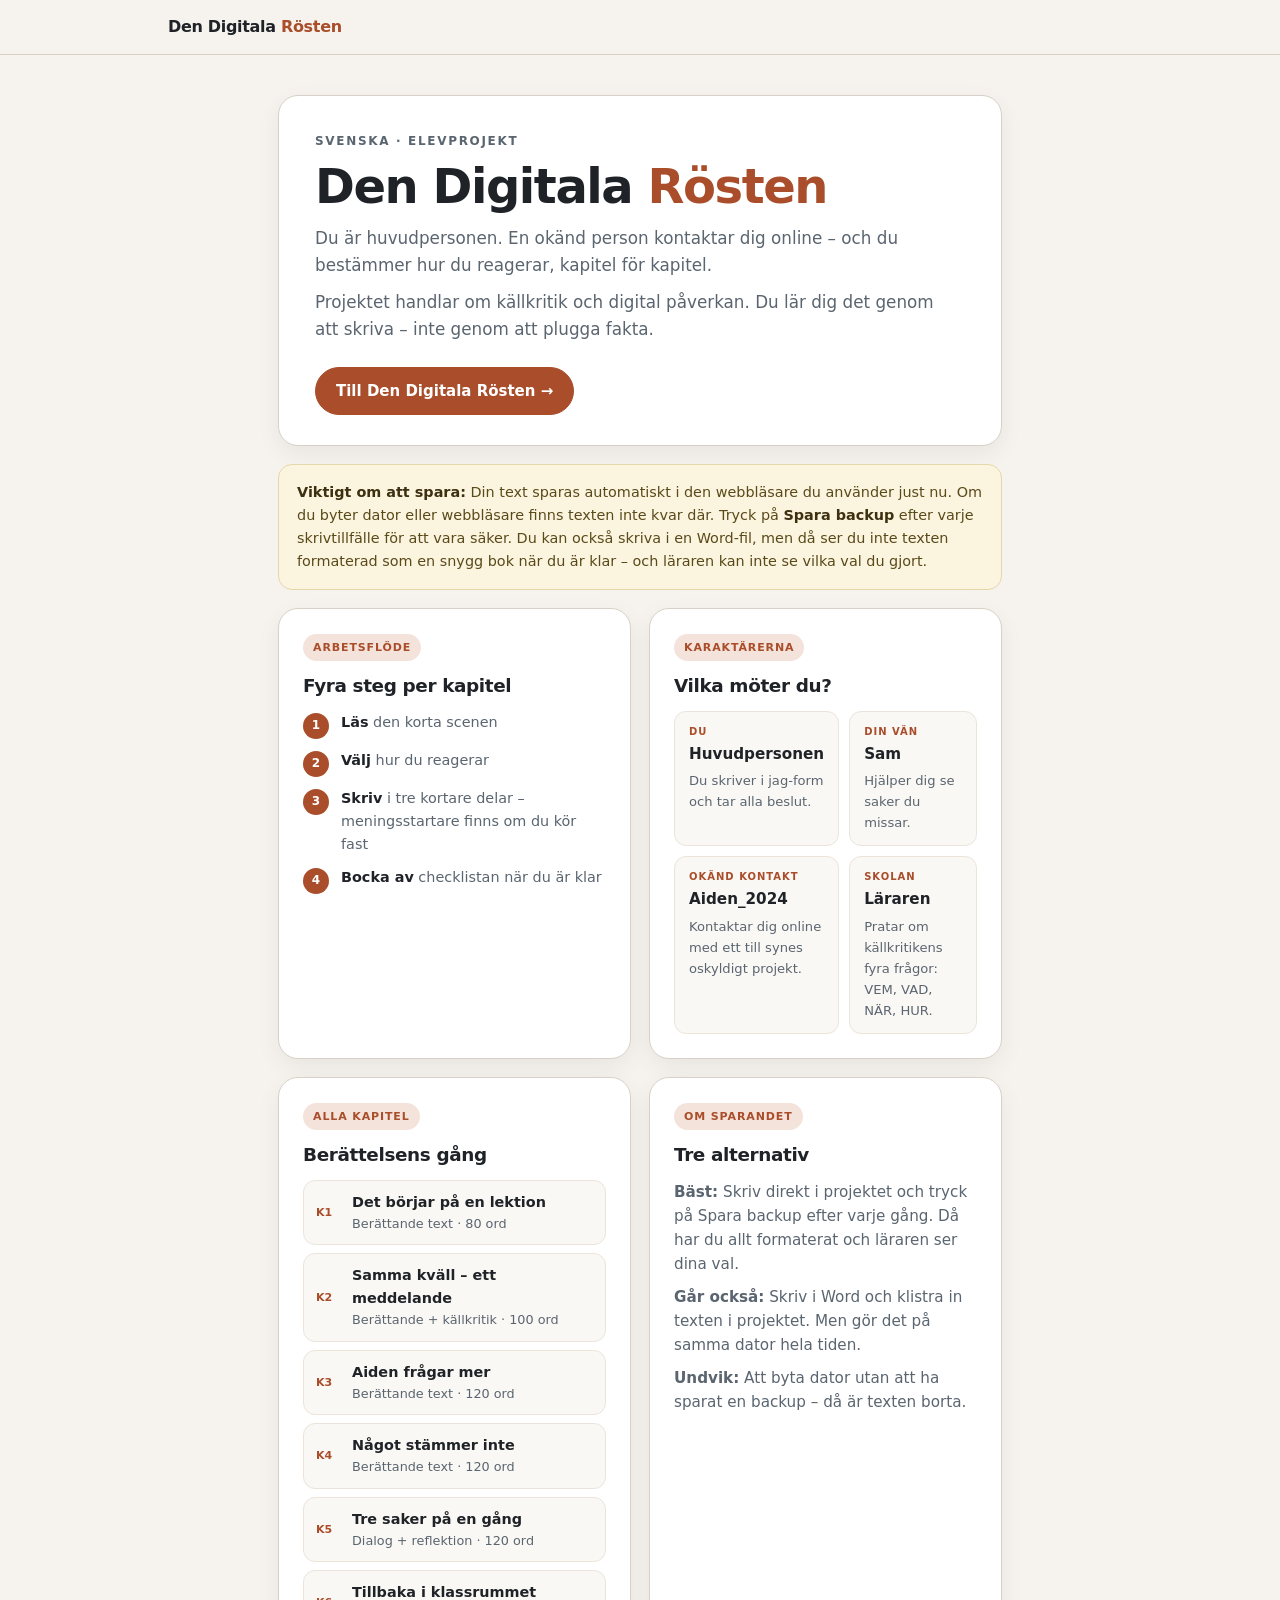
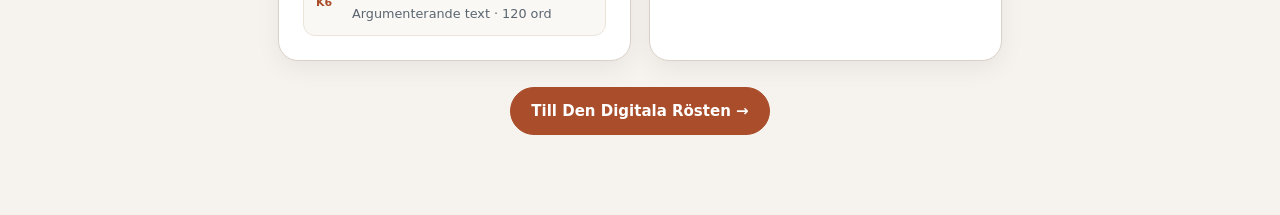
<file: index.html>
<!doctype html>
<html lang="sv">
<head>
  <meta charset="utf-8">
  <meta name="viewport" content="width=device-width, initial-scale=1">
  <title>Den Digitala Rösten – Om projektet</title>
  <style>
    :root {
      --bg: #f6f3ee;
      --card: #ffffff;
      --ink: #1f2328;
      --muted: #5a6570;
      --line: #d9d1c7;
      --accent: #a94d2a;
      --accent-soft: #f4e3db;
      --shadow: 0 8px 24px rgba(20,20,20,.06);
    }
    * { box-sizing: border-box; }
    body {
      margin: 0;
      font-family: Inter, ui-sans-serif, system-ui, -apple-system, sans-serif;
      background: var(--bg);
      color: var(--ink);
      line-height: 1.6;
    }
    .topbar {
      position: sticky; top: 0; z-index: 10;
      background: rgba(246,243,238,.95);
      backdrop-filter: blur(10px);
      border-bottom: 1px solid var(--line);
    }
    .topbar-inner {
      max-width: 980px; margin: 0 auto; padding: 14px 18px;
      display: flex; align-items: center;
    }
    .brand { font-weight: 800; letter-spacing: -.02em; font-size: 1rem; }
    .brand span { color: var(--accent); }
    .container { max-width: 760px; margin: 0 auto; padding: 40px 18px 80px; }

    .hero {
      background: var(--card); border: 1px solid var(--line);
      border-radius: 20px; box-shadow: var(--shadow);
      padding: 36px 36px 30px;
      margin-bottom: 18px;
    }
    .kicker {
      font-size: 12px; text-transform: uppercase;
      letter-spacing: .14em; color: var(--muted); font-weight: 700;
      margin-bottom: 10px;
    }
    .hero h1 {
      font-size: clamp(2rem, 5vw, 3rem);
      line-height: 1.05; margin: 0 0 14px;
      letter-spacing: -.03em;
    }
    .hero h1 span { color: var(--accent); }
    .hero p { color: var(--muted); max-width: 60ch; margin: 0 0 10px; font-size: 1.05rem; }

    .cta-row { display: flex; gap: 10px; flex-wrap: wrap; align-items: center; margin-top: 24px; }
    .btn {
      border: 1px solid var(--line); background: #fff; color: var(--ink);
      border-radius: 999px; padding: 11px 20px; font-size: 15px;
      text-decoration: none; cursor: pointer; font-family: inherit;
      display: inline-block;
    }
    .btn-primary {
      background: var(--accent); border-color: var(--accent); color: #fff;
      font-weight: 700;
    }
    .btn-primary:hover { filter: brightness(1.06); }

    .notice {
      background: #fbf4df; border: 1px solid #e6d6ab;
      border-radius: 14px; padding: 16px 18px;
      margin-bottom: 18px;
      font-size: 0.9rem; color: #5a4a1a;
    }
    .notice strong { color: #3d3010; }

    .grid { display: grid; grid-template-columns: 1fr 1fr; gap: 18px; margin-bottom: 18px; }
    .panel {
      background: var(--card); border: 1px solid var(--line);
      border-radius: 20px; box-shadow: var(--shadow); padding: 24px;
    }
    .panel h2 { font-size: 1.15rem; margin: 0 0 10px; letter-spacing: -.02em; }
    .panel p { color: var(--muted); font-size: 0.95rem; margin: 0 0 8px; }
    .badge {
      display: inline-block; padding: 5px 10px; border-radius: 999px;
      background: var(--accent-soft); color: var(--accent);
      font-size: 11px; font-weight: 700; margin-bottom: 10px;
      text-transform: uppercase; letter-spacing: .08em;
    }

    .step-list { display: grid; gap: 10px; margin-top: 4px; }
    .step-row { display: flex; gap: 12px; align-items: flex-start; }
    .step-num {
      width: 26px; height: 26px; border-radius: 50%;
      background: var(--accent); color: #fff;
      font-size: 12px; font-weight: 800;
      display: flex; align-items: center; justify-content: center;
      flex-shrink: 0; margin-top: 2px;
    }
    .step-text { font-size: 0.9rem; color: var(--muted); }
    .step-text strong { color: var(--ink); }

    .who-grid { display: grid; grid-template-columns: 1fr 1fr; gap: 10px; margin-top: 4px; }
    .who-card {
      background: #faf8f4; border: 1px solid #ece4da;
      border-radius: 12px; padding: 12px 14px;
    }
    .who-role { font-size: 10px; text-transform: uppercase; letter-spacing: .1em; color: var(--accent); font-weight: 700; margin-bottom: 2px; }
    .who-name { font-weight: 700; font-size: 0.95rem; margin-bottom: 4px; }
    .who-desc { font-size: 0.82rem; color: var(--muted); }

    .chapter-list { display: grid; gap: 8px; margin-top: 4px; }
    .ch-row {
      display: flex; gap: 12px; align-items: center;
      padding: 10px 12px; border-radius: 12px;
      background: #faf8f4; border: 1px solid #ece4da;
    }
    .ch-num { font-size: 11px; font-weight: 800; color: var(--accent); min-width: 24px; }
    .ch-title { font-size: 0.9rem; font-weight: 600; }
    .ch-genre { font-size: 0.8rem; color: var(--muted); }

    @media (max-width: 640px) {
      .grid { grid-template-columns: 1fr; }
      .who-grid { grid-template-columns: 1fr; }
      .hero { padding: 24px 20px; }
      .panel { padding: 20px; }
    }
  </style>
</head>
<body>

  <header class="topbar">
    <div class="topbar-inner">
      <div class="brand">Den Digitala <span>Rösten</span></div>
    </div>
  </header>

  <main class="container">

    <div class="hero">
      <div class="kicker">Svenska · Elevprojekt</div>
      <h1>Den Digitala <span>Rösten</span></h1>
      <p>Du är huvudpersonen. En okänd person kontaktar dig online – och du bestämmer hur du reagerar, kapitel för kapitel.</p>
      <p>Projektet handlar om källkritik och digital påverkan. Du lär dig det genom att skriva – inte genom att plugga fakta.</p>
      <div class="cta-row">
        <a class="btn btn-primary" href="home.html">Till Den Digitala Rösten →</a>
      </div>
    </div>

    <div class="notice">
      <strong>Viktigt om att spara:</strong> Din text sparas automatiskt i den webbläsare du använder just nu. Om du byter dator eller webbläsare finns texten inte kvar där. Tryck på <strong>Spara backup</strong> efter varje skrivtillfälle för att vara säker. Du kan också skriva i en Word-fil, men då ser du inte texten formaterad som en snygg bok när du är klar – och läraren kan inte se vilka val du gjort.
    </div>

    <div class="grid">

      <div class="panel">
        <div class="badge">Arbetsflöde</div>
        <h2>Fyra steg per kapitel</h2>
        <div class="step-list">
          <div class="step-row"><div class="step-num">1</div><div class="step-text"><strong>Läs</strong> den korta scenen</div></div>
          <div class="step-row"><div class="step-num">2</div><div class="step-text"><strong>Välj</strong> hur du reagerar</div></div>
          <div class="step-row"><div class="step-num">3</div><div class="step-text"><strong>Skriv</strong> i tre kortare delar – meningsstartare finns om du kör fast</div></div>
          <div class="step-row"><div class="step-num">4</div><div class="step-text"><strong>Bocka av</strong> checklistan när du är klar</div></div>
        </div>
      </div>

      <div class="panel">
        <div class="badge">Karaktärerna</div>
        <h2>Vilka möter du?</h2>
        <div class="who-grid">
          <div class="who-card">
            <div class="who-role">Du</div>
            <div class="who-name">Huvudpersonen</div>
            <div class="who-desc">Du skriver i jag-form och tar alla beslut.</div>
          </div>
          <div class="who-card">
            <div class="who-role">Din vän</div>
            <div class="who-name">Sam</div>
            <div class="who-desc">Hjälper dig se saker du missar.</div>
          </div>
          <div class="who-card">
            <div class="who-role">Okänd kontakt</div>
            <div class="who-name">Aiden_2024</div>
            <div class="who-desc">Kontaktar dig online med ett till synes oskyldigt projekt.</div>
          </div>
          <div class="who-card">
            <div class="who-role">Skolan</div>
            <div class="who-name">Läraren</div>
            <div class="who-desc">Pratar om källkritikens fyra frågor: VEM, VAD, NÄR, HUR.</div>
          </div>
        </div>
      </div>

      <div class="panel">
        <div class="badge">Alla kapitel</div>
        <h2>Berättelsens gång</h2>
        <div class="chapter-list">
          <div class="ch-row"><div class="ch-num">K1</div><div><div class="ch-title">Det börjar på en lektion</div><div class="ch-genre">Berättande text · 80 ord</div></div></div>
          <div class="ch-row"><div class="ch-num">K2</div><div><div class="ch-title">Samma kväll – ett meddelande</div><div class="ch-genre">Berättande + källkritik · 100 ord</div></div></div>
          <div class="ch-row"><div class="ch-num">K3</div><div><div class="ch-title">Aiden frågar mer</div><div class="ch-genre">Berättande text · 120 ord</div></div></div>
          <div class="ch-row"><div class="ch-num">K4</div><div><div class="ch-title">Något stämmer inte</div><div class="ch-genre">Berättande text · 120 ord</div></div></div>
          <div class="ch-row"><div class="ch-num">K5</div><div><div class="ch-title">Tre saker på en gång</div><div class="ch-genre">Dialog + reflektion · 120 ord</div></div></div>
          <div class="ch-row"><div class="ch-num">K6</div><div><div class="ch-title">Tillbaka i klassrummet</div><div class="ch-genre">Argumenterande text · 120 ord</div></div></div>
        </div>
      </div>

      <div class="panel">
        <div class="badge">Om sparandet</div>
        <h2>Tre alternativ</h2>
        <p><strong>Bäst:</strong> Skriv direkt i projektet och tryck på Spara backup efter varje gång. Då har du allt formaterat och läraren ser dina val.</p>
        <p><strong>Går också:</strong> Skriv i Word och klistra in texten i projektet. Men gör det på samma dator hela tiden.</p>
        <p><strong>Undvik:</strong> Att byta dator utan att ha sparat en backup – då är texten borta.</p>
      </div>

    </div>

    <div style="text-align:center; padding-top: 8px;">
      <a class="btn btn-primary" href="home.html">Till Den Digitala Rösten →</a>
    </div>

  </main>

</body>
</html>
</file>
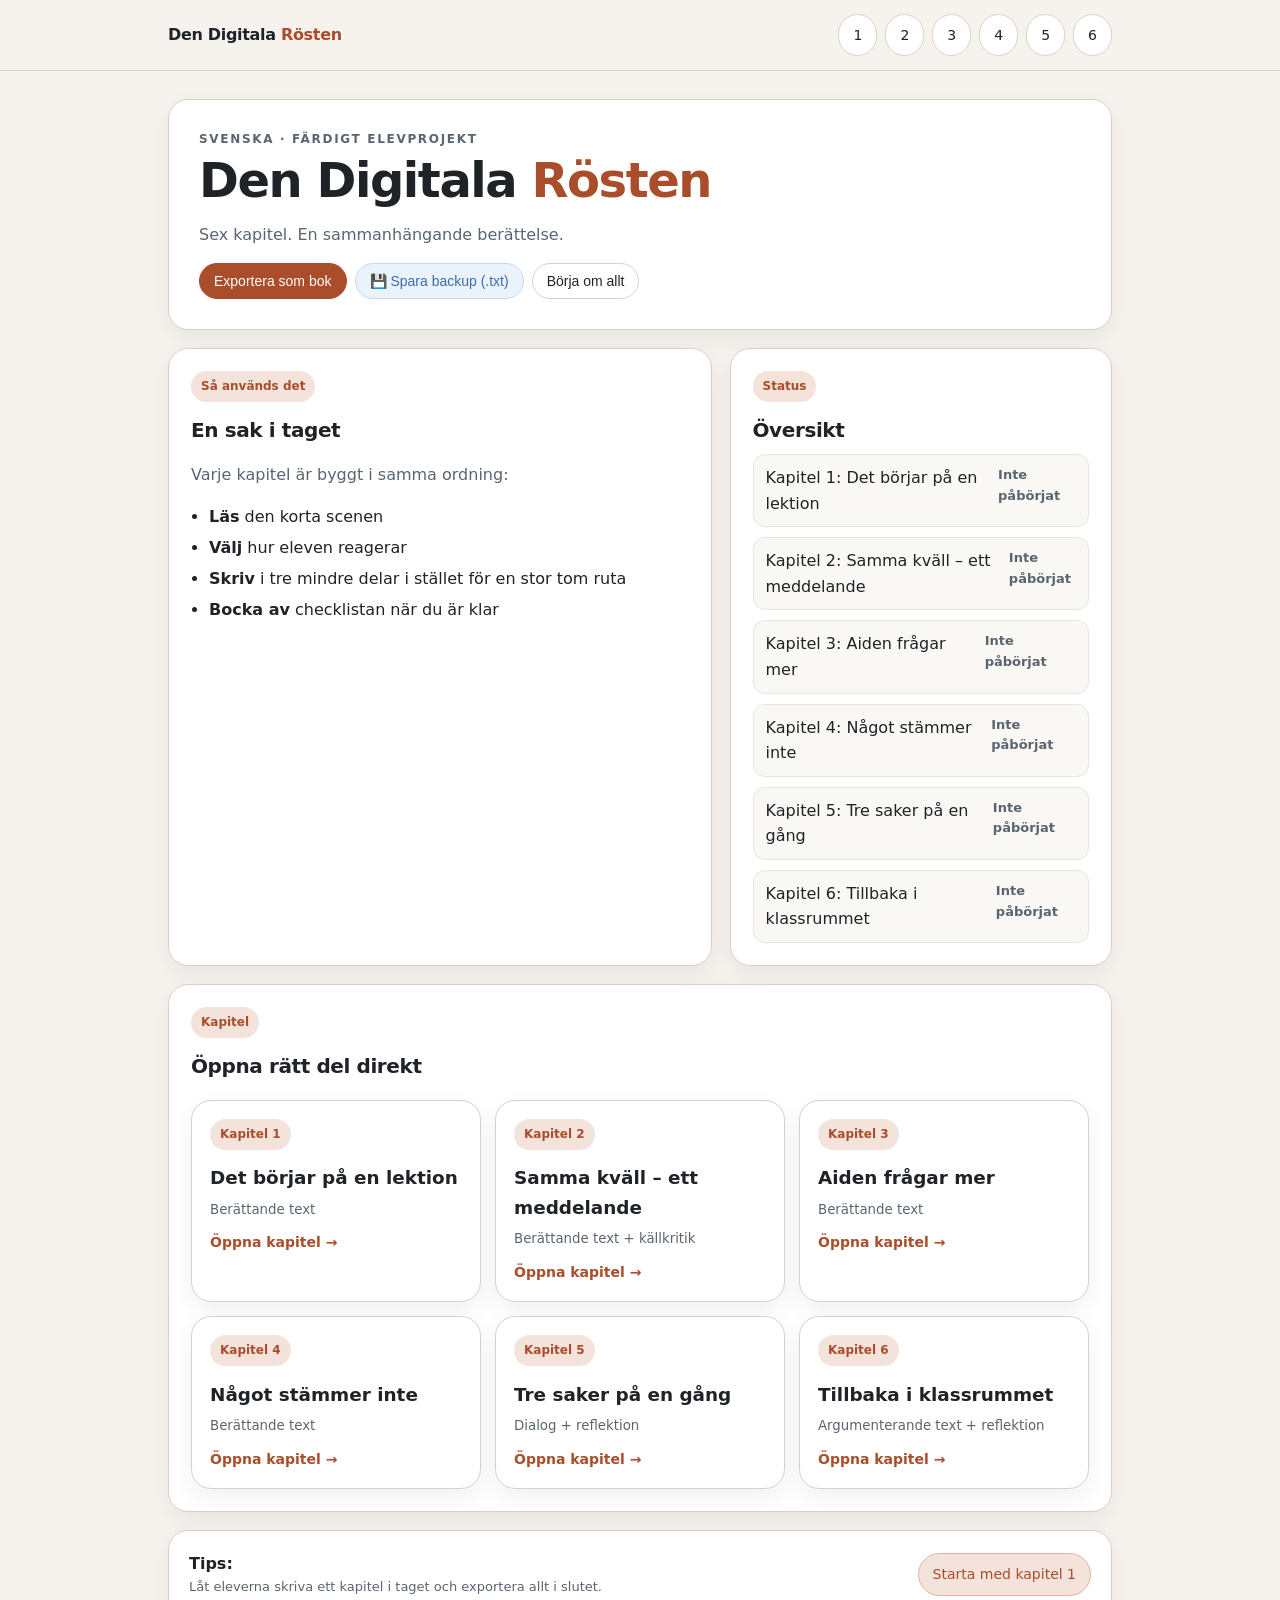
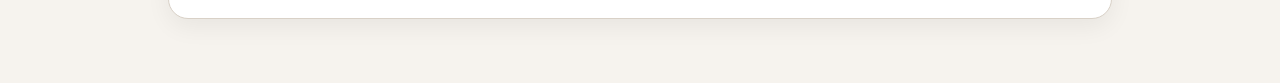
<file: home.html>
<!doctype html>
<html lang="sv">
<head>
  <meta charset="utf-8">
  <meta name="viewport" content="width=device-width, initial-scale=1">
  <title>Den Digitala Rösten</title>
  <link rel="stylesheet" href="styles.css">
</head>
<body>
  <header class="topbar">
    <div class="topbar-inner">
      <div class="brand">Den Digitala <span>Rösten</span></div>
      <nav class="chapter-nav" id="chapterNav"></nav>
    </div>
  </header>

  <main class="container" id="app"></main>

  <script src="app.js"></script>
  <script>DDR.init('home');</script>
</body>
</html>
</file>
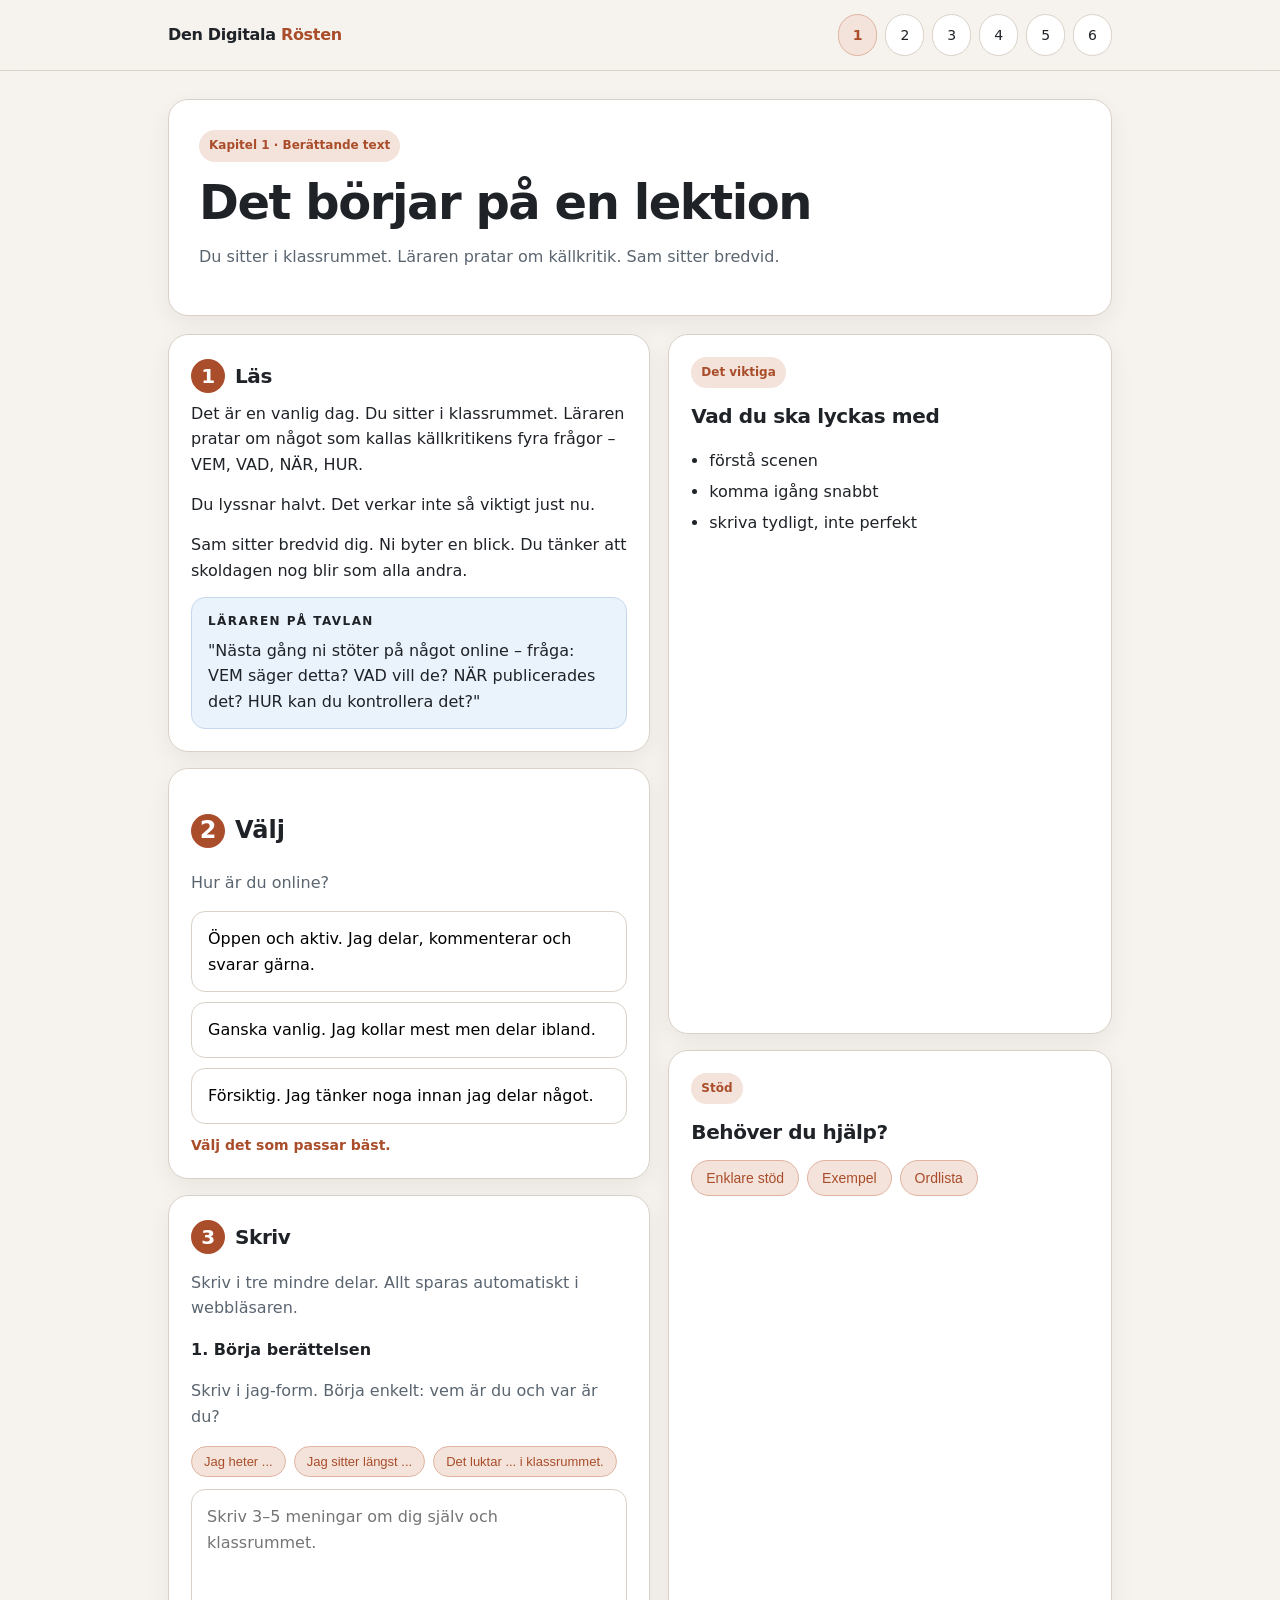
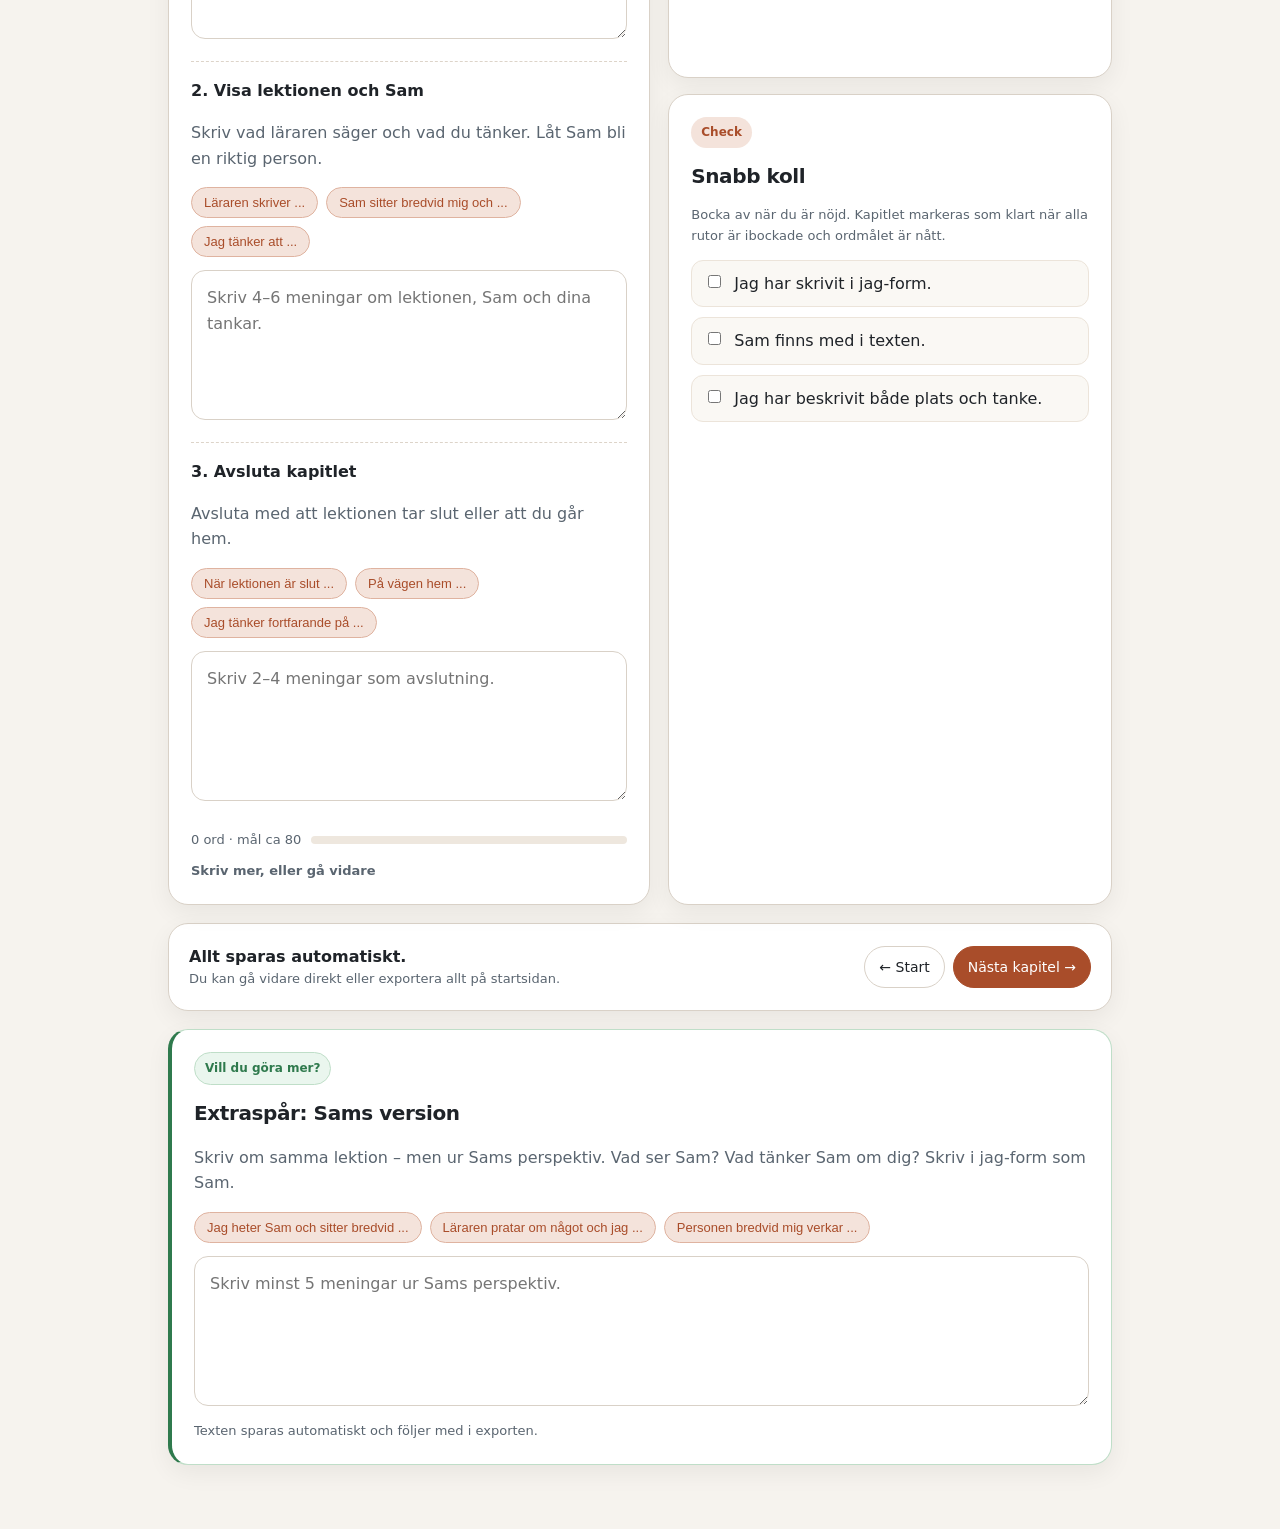
<file: kapitel-1.html>
<!doctype html>
<html lang="sv">
<head>
  <meta charset="utf-8">
  <meta name="viewport" content="width=device-width, initial-scale=1">
  <title>Den Digitala Rösten – Kapitel 1</title>
  <link rel="stylesheet" href="styles.css">
</head>
<body>
  <header class="topbar">
    <div class="topbar-inner">
      <a class="brand" href="home.html" style="text-decoration:none">Den Digitala <span>Rösten</span></a>
      <nav class="chapter-nav" id="chapterNav"></nav>
    </div>
  </header>

  <main class="container" id="app"></main>

  <script src="app.js"></script>
  <script>DDR.init('chapter', 1);</script>
</body>
</html>
</file>
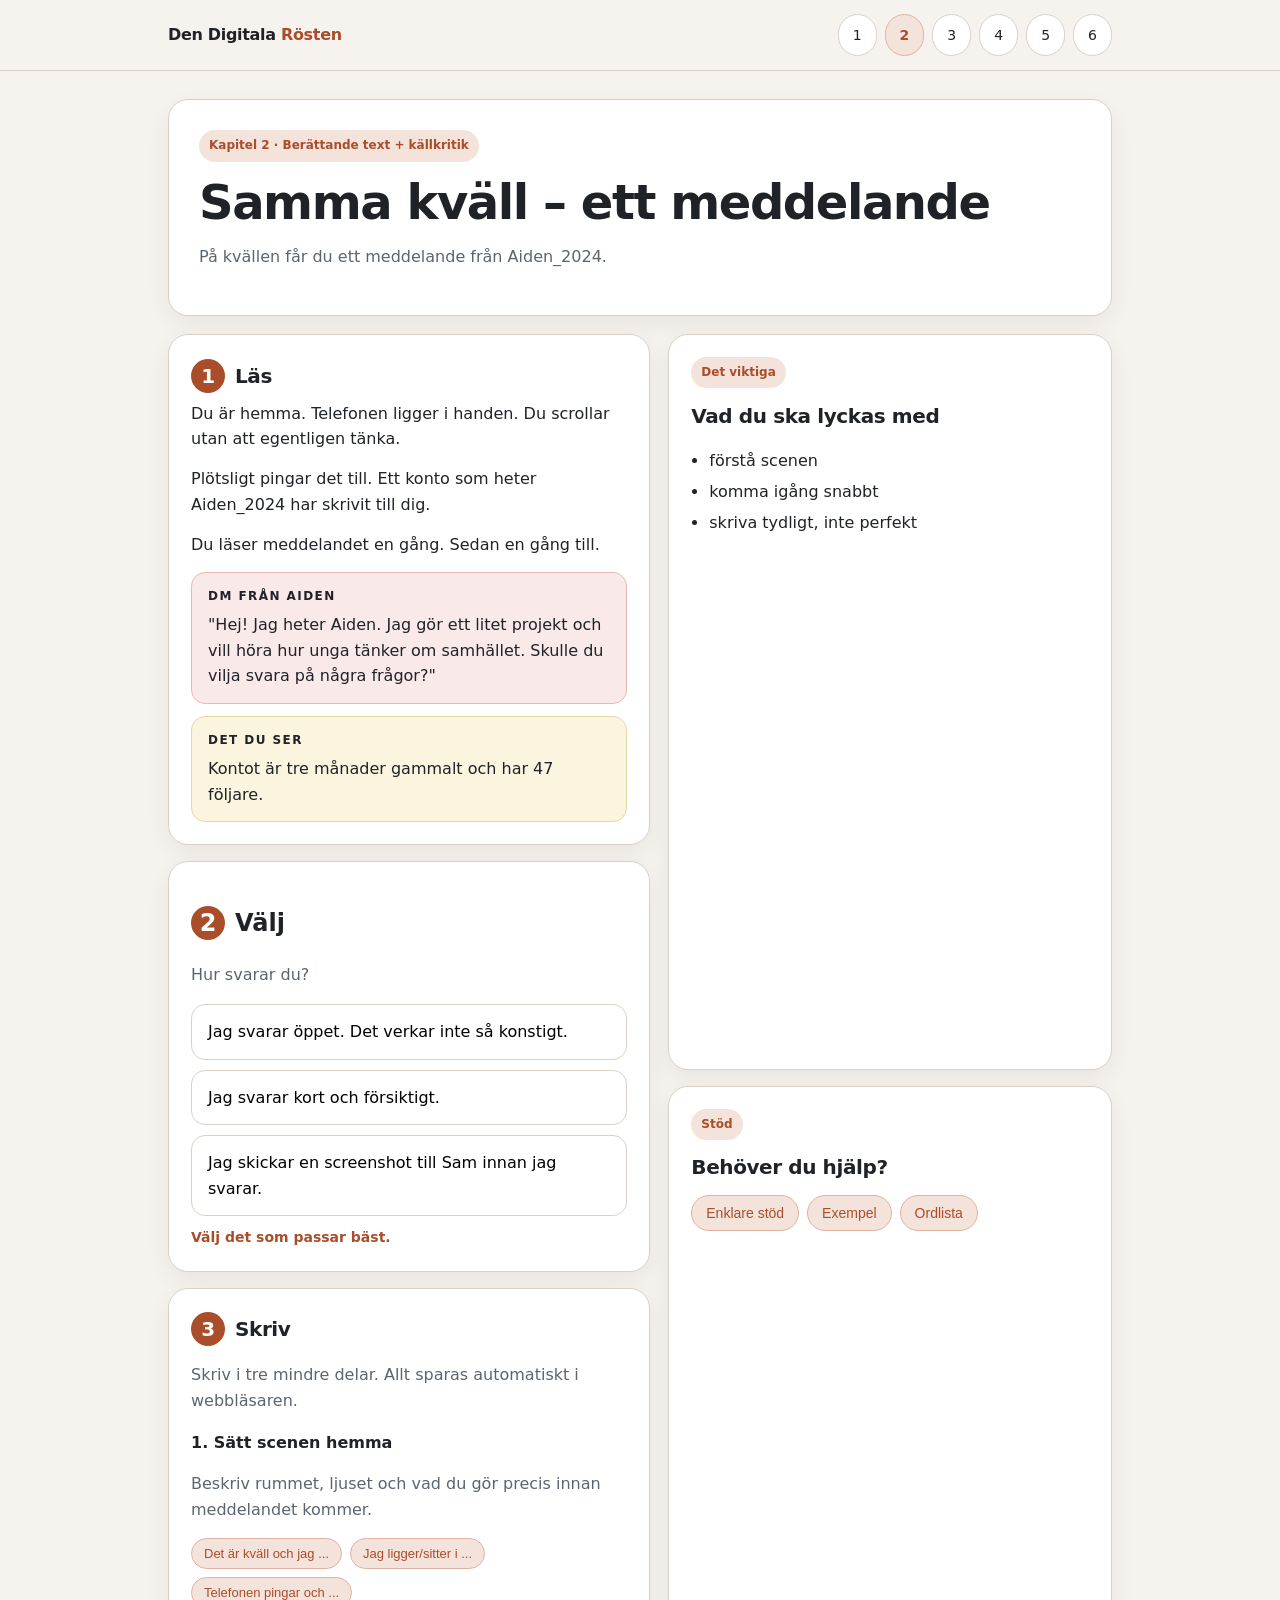
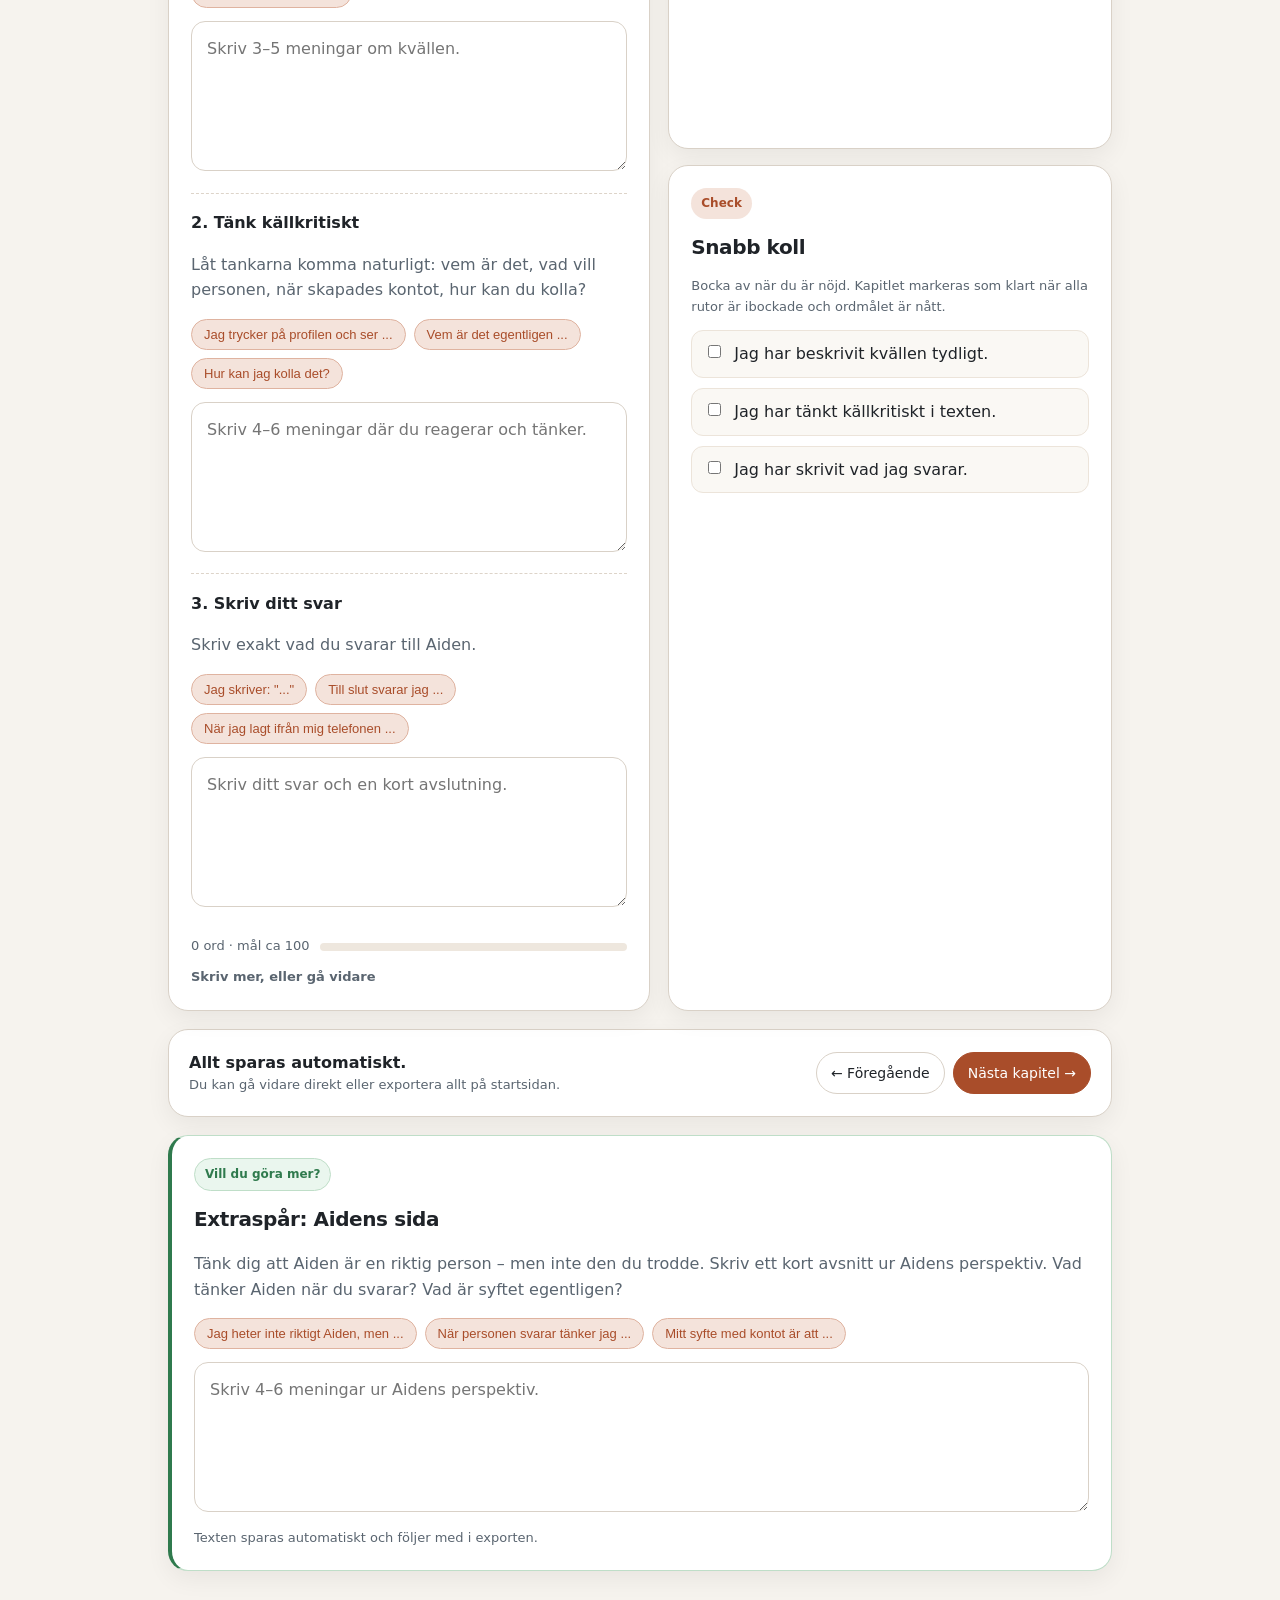
<file: kapitel-2.html>
<!doctype html>
<html lang="sv">
<head>
  <meta charset="utf-8">
  <meta name="viewport" content="width=device-width, initial-scale=1">
  <title>Den Digitala Rösten – Kapitel 2</title>
  <link rel="stylesheet" href="styles.css">
</head>
<body>
  <header class="topbar">
    <div class="topbar-inner">
      <a class="brand" href="home.html" style="text-decoration:none">Den Digitala <span>Rösten</span></a>
      <nav class="chapter-nav" id="chapterNav"></nav>
    </div>
  </header>

  <main class="container" id="app"></main>

  <script src="app.js"></script>
  <script>DDR.init('chapter', 2);</script>
</body>
</html>
</file>
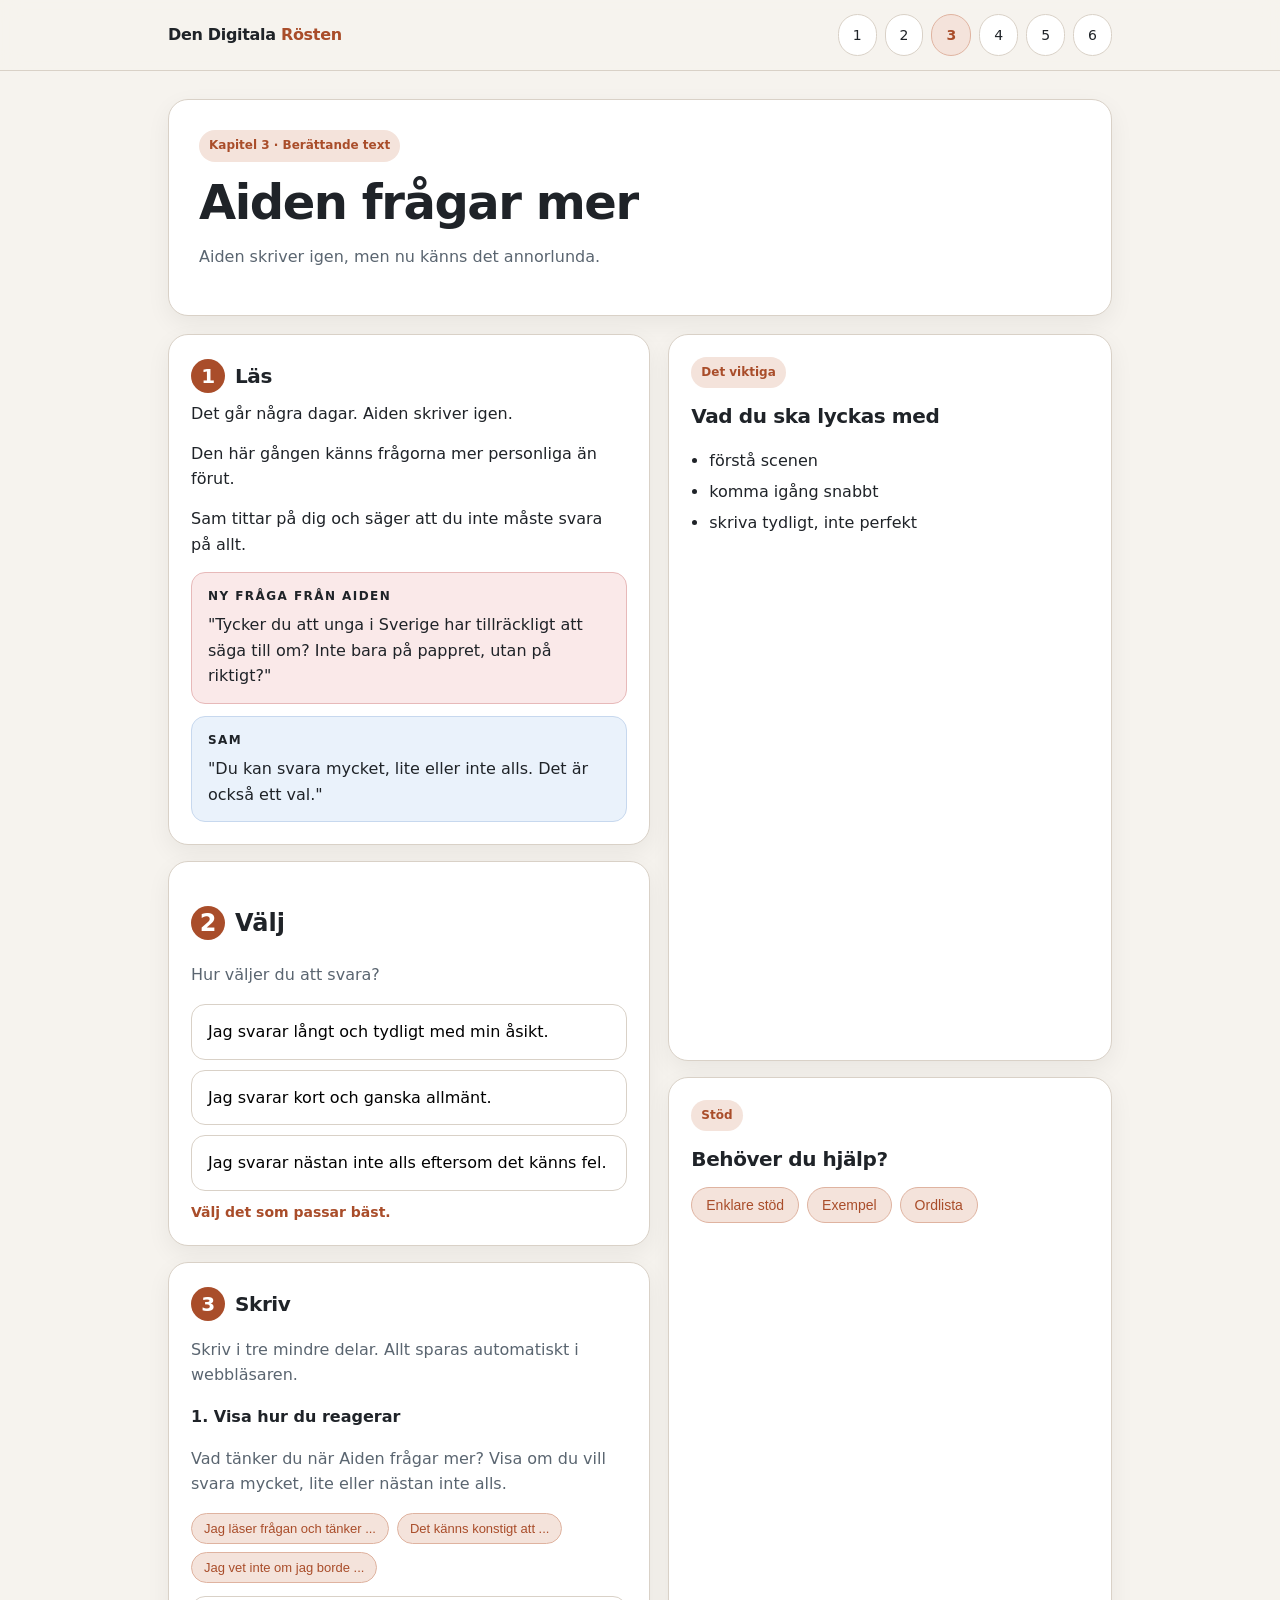
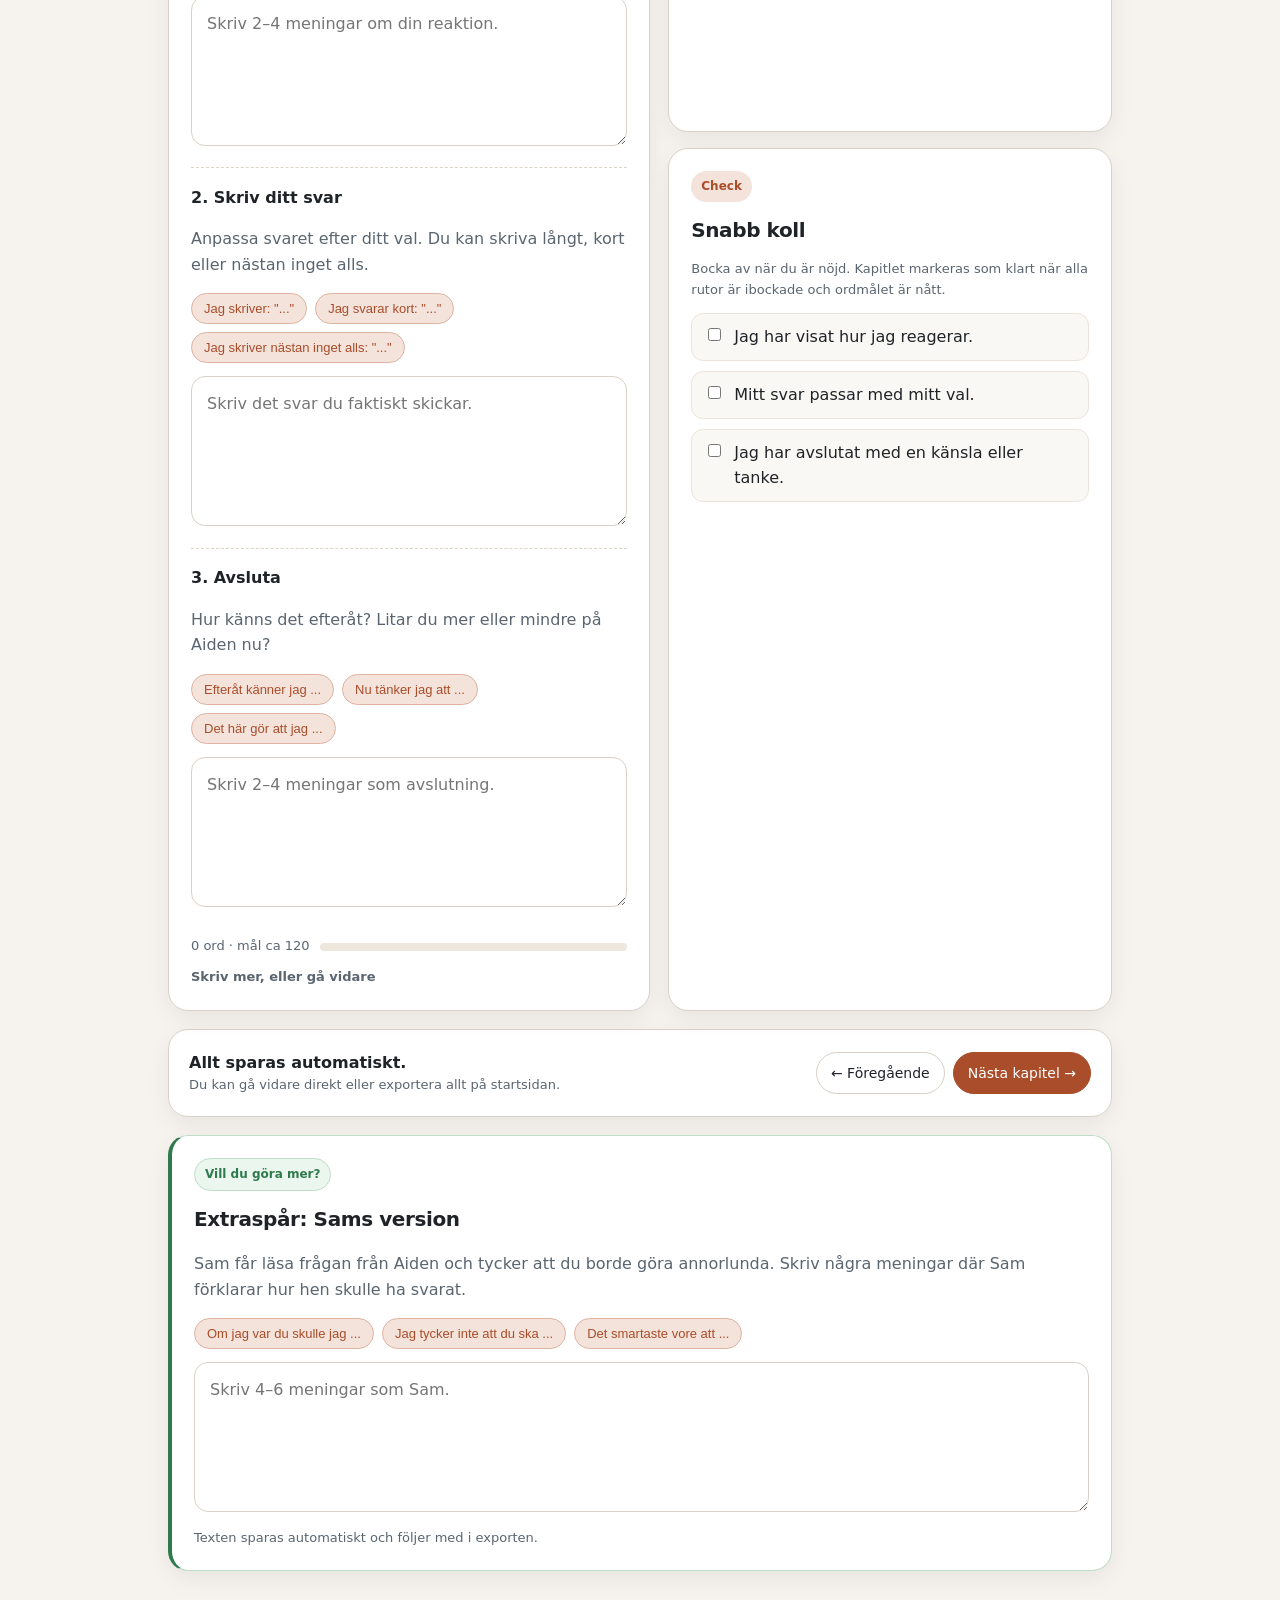
<file: kapitel-3.html>
<!doctype html>
<html lang="sv">
<head>
  <meta charset="utf-8">
  <meta name="viewport" content="width=device-width, initial-scale=1">
  <title>Den Digitala Rösten – Kapitel 3</title>
  <link rel="stylesheet" href="styles.css">
</head>
<body>
  <header class="topbar">
    <div class="topbar-inner">
      <a class="brand" href="home.html" style="text-decoration:none">Den Digitala <span>Rösten</span></a>
      <nav class="chapter-nav" id="chapterNav"></nav>
    </div>
  </header>

  <main class="container" id="app"></main>

  <script src="app.js"></script>
  <script>DDR.init('chapter', 3);</script>
</body>
</html>
</file>
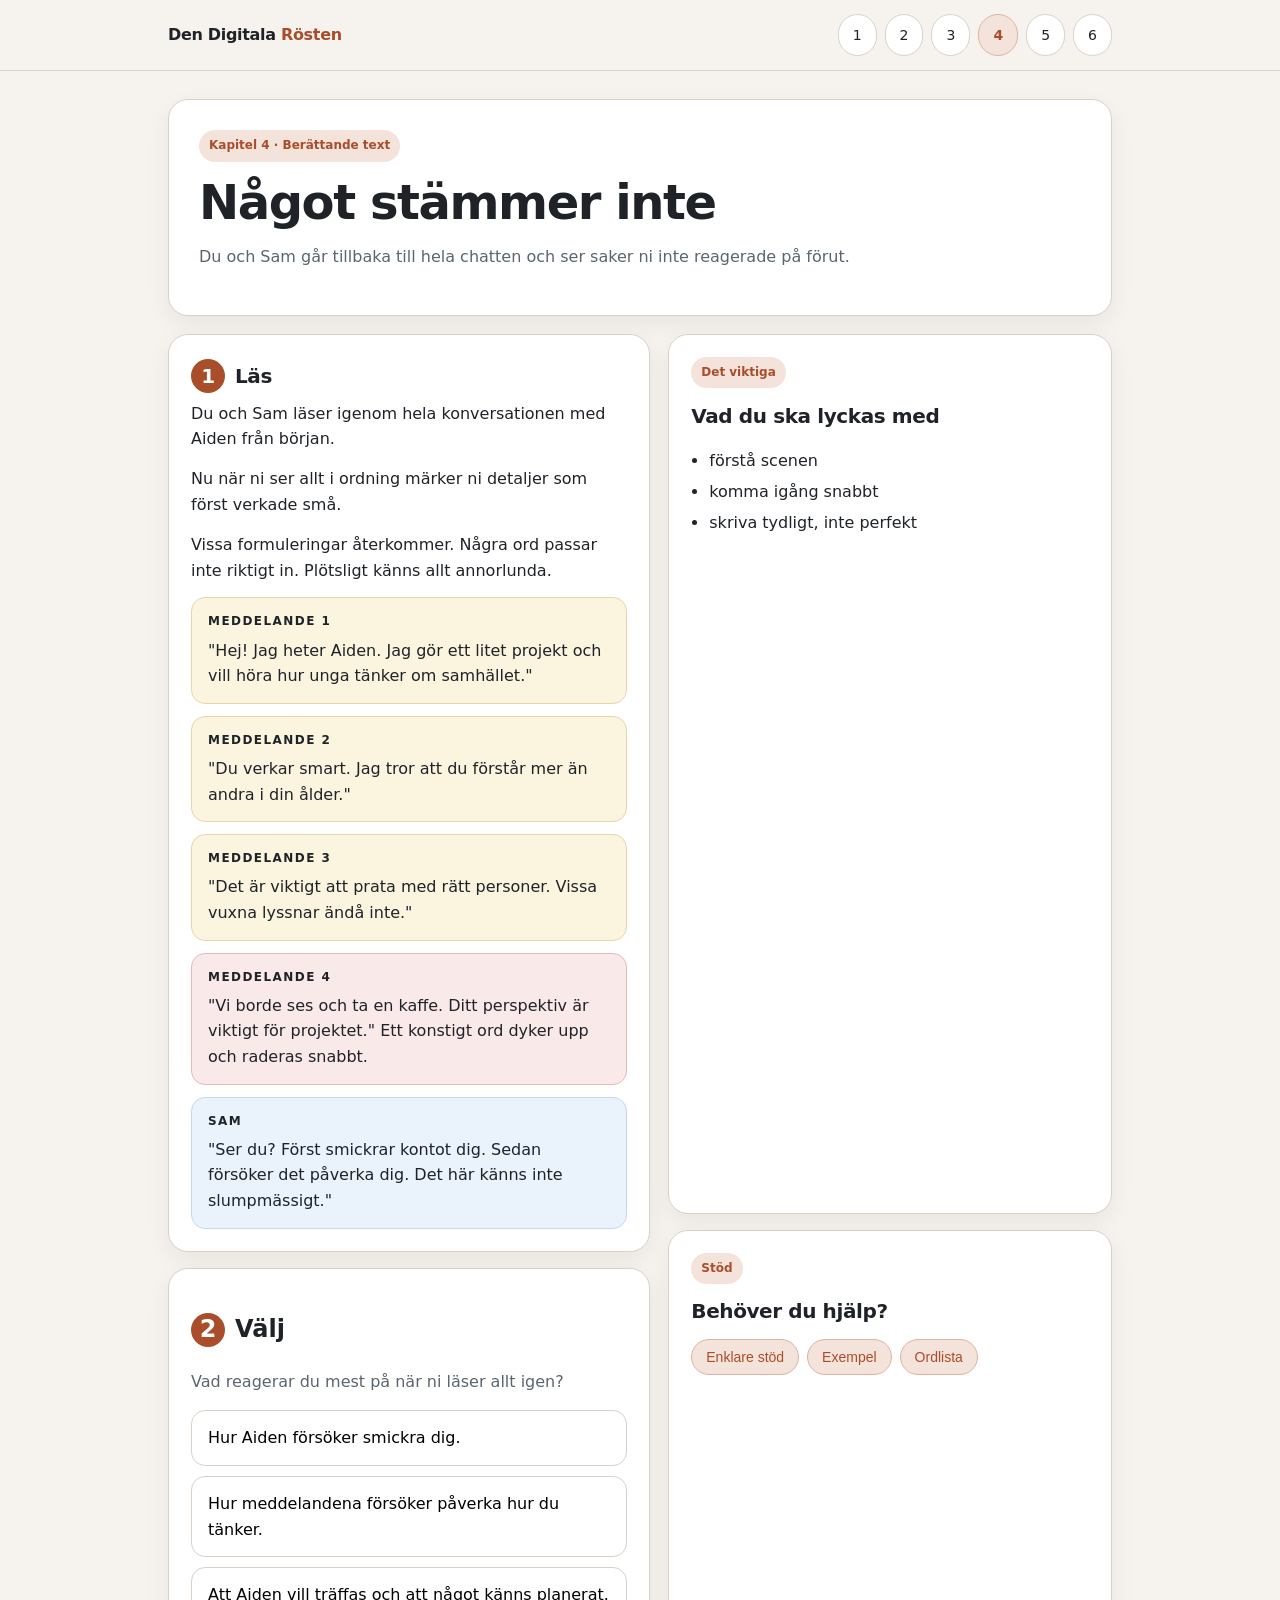
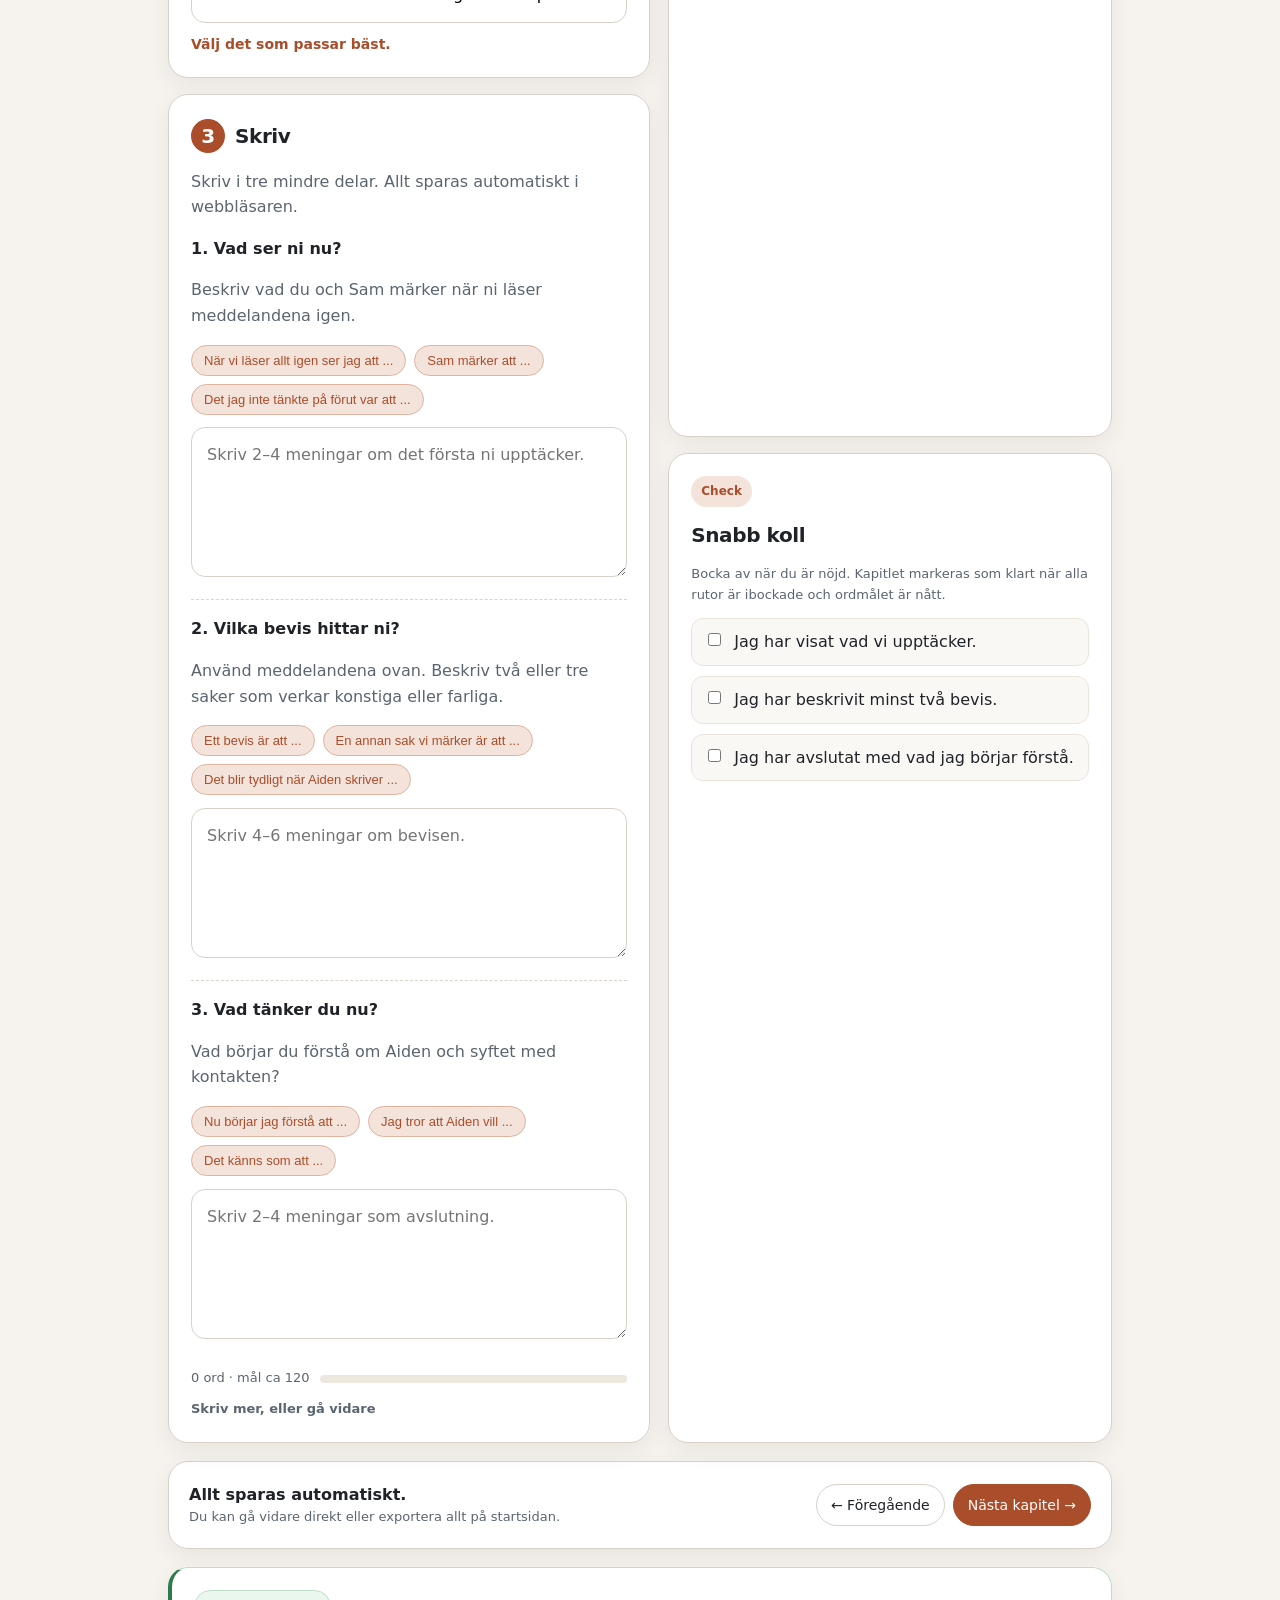
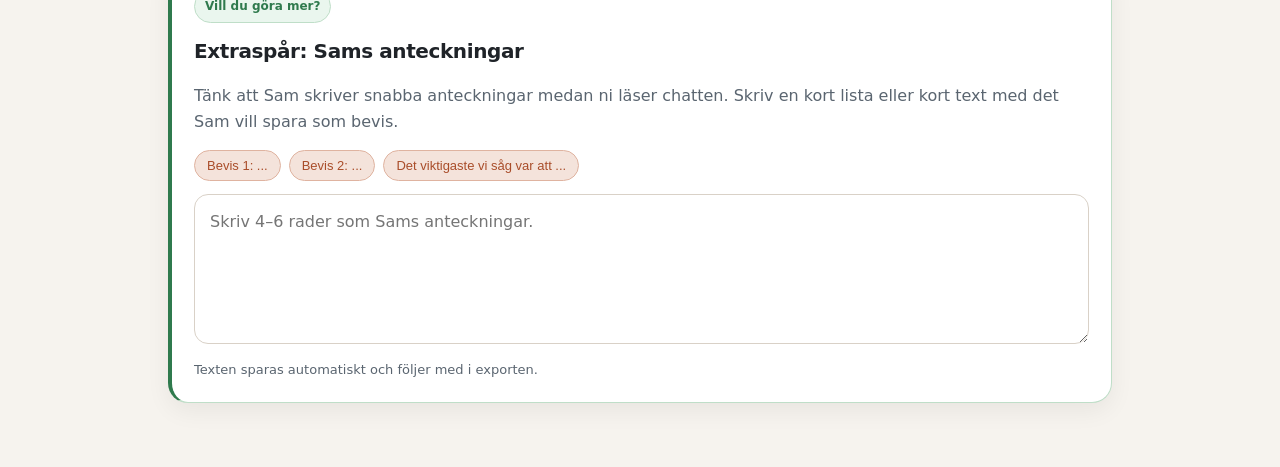
<file: kapitel-4.html>
<!doctype html>
<html lang="sv">
<head>
  <meta charset="utf-8">
  <meta name="viewport" content="width=device-width, initial-scale=1">
  <title>Den Digitala Rösten – Kapitel 4</title>
  <link rel="stylesheet" href="styles.css">
</head>
<body>
  <header class="topbar">
    <div class="topbar-inner">
      <a class="brand" href="home.html" style="text-decoration:none">Den Digitala <span>Rösten</span></a>
      <nav class="chapter-nav" id="chapterNav"></nav>
    </div>
  </header>

  <main class="container" id="app"></main>

  <script src="app.js"></script>
  <script>DDR.init('chapter', 4);</script>
</body>
</html>
</file>
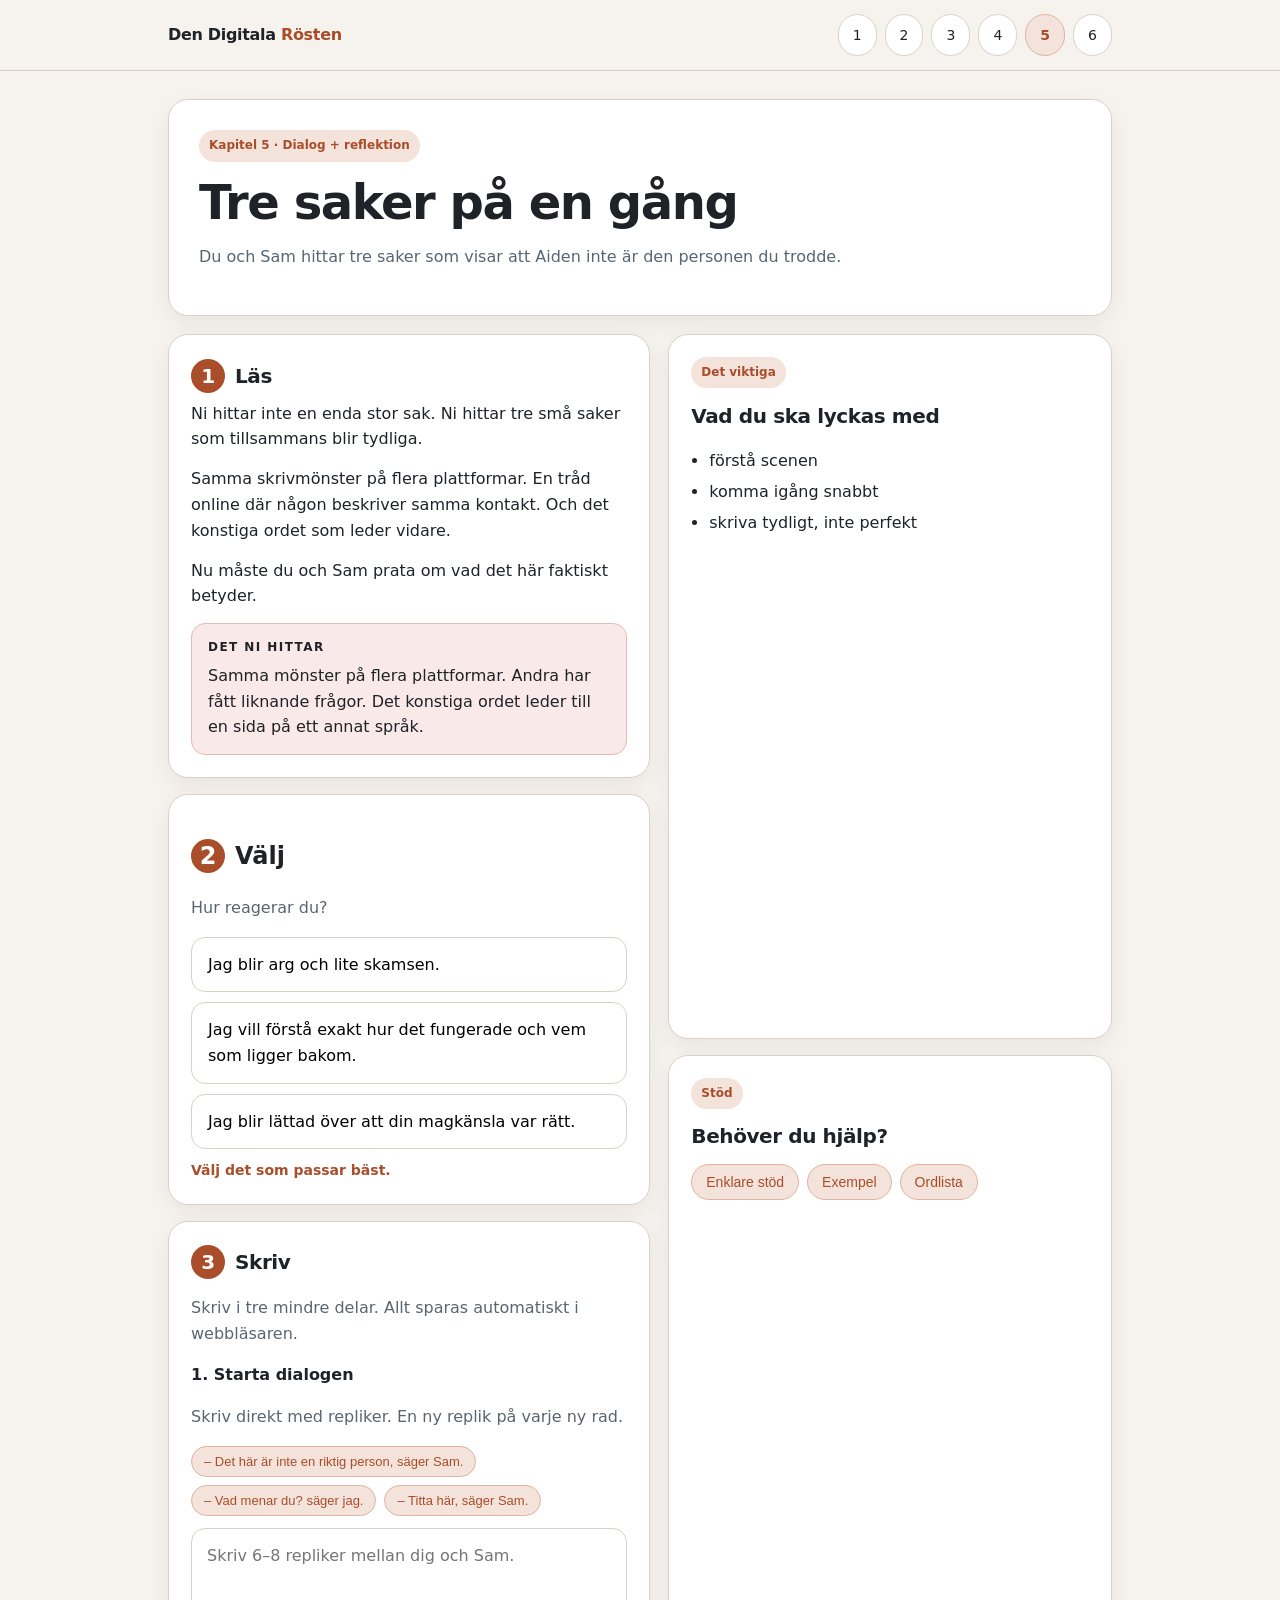
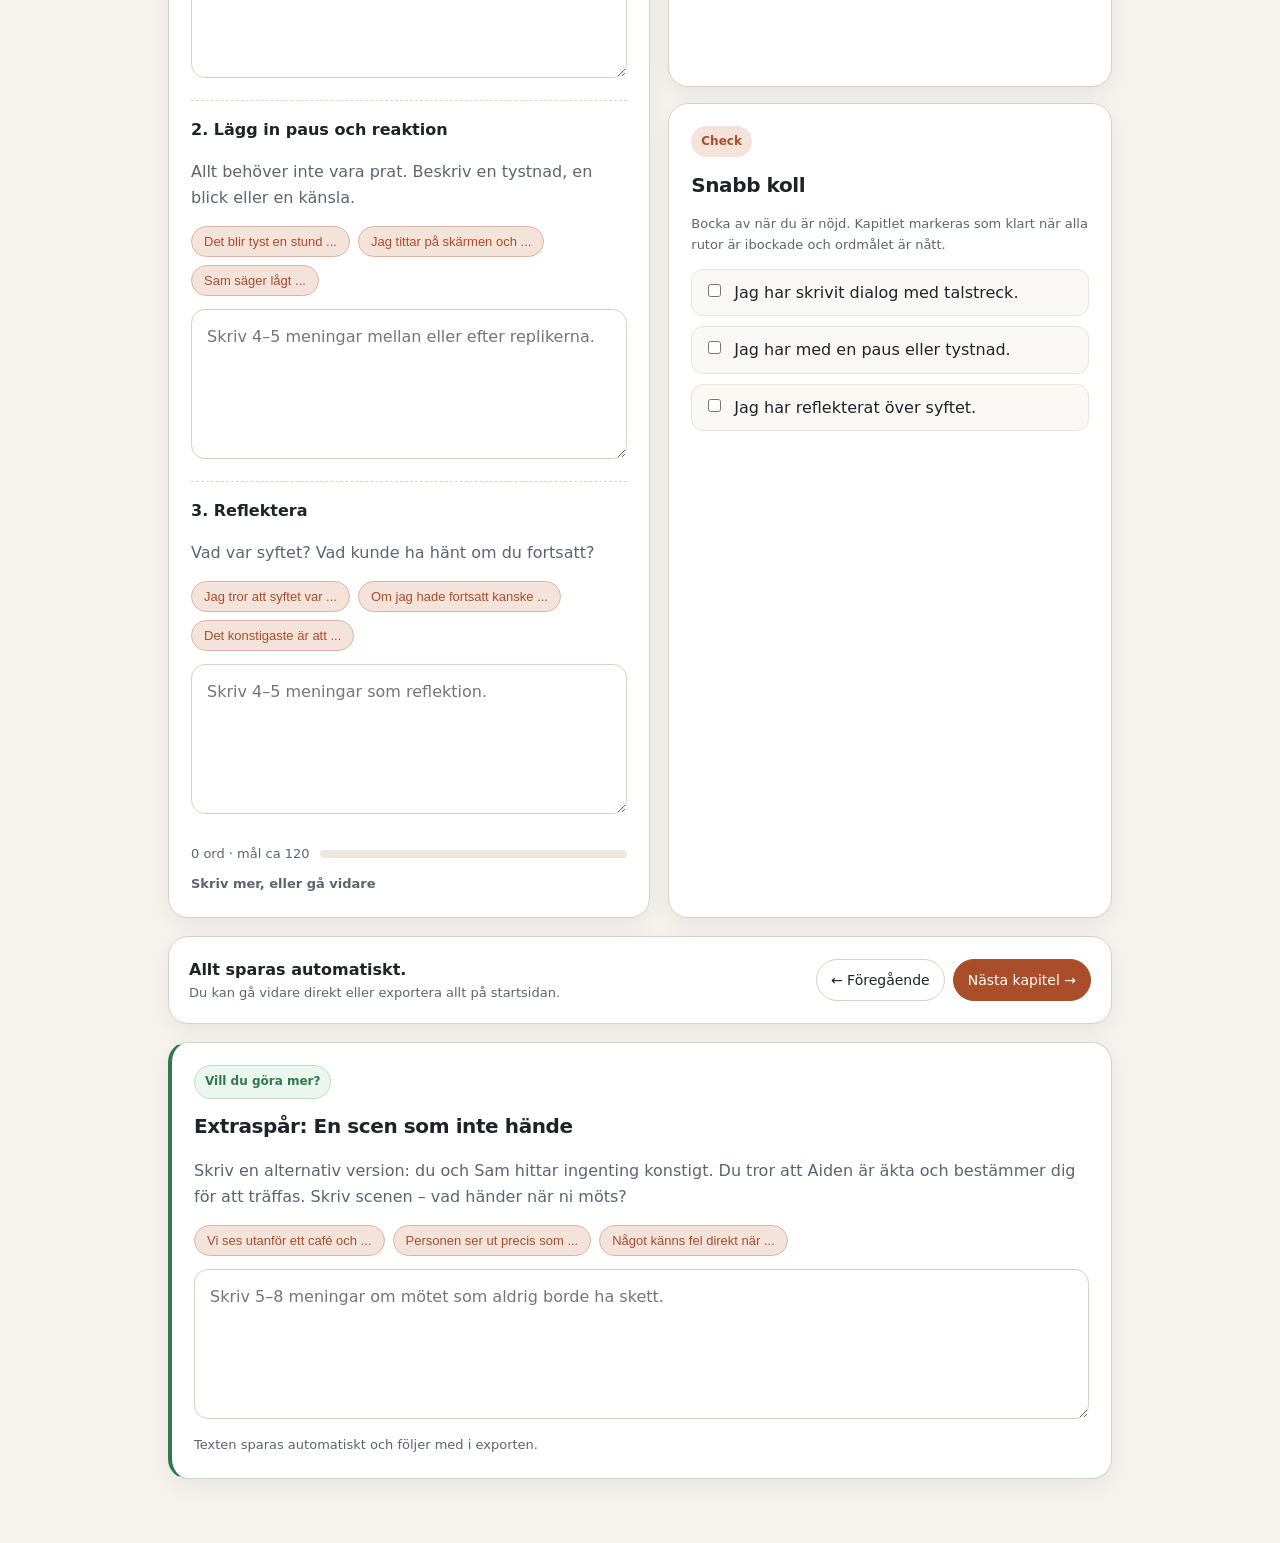
<file: kapitel-5.html>
<!doctype html>
<html lang="sv">
<head>
  <meta charset="utf-8">
  <meta name="viewport" content="width=device-width, initial-scale=1">
  <title>Den Digitala Rösten – Kapitel 5</title>
  <link rel="stylesheet" href="styles.css">
</head>
<body>
  <header class="topbar">
    <div class="topbar-inner">
      <a class="brand" href="home.html" style="text-decoration:none">Den Digitala <span>Rösten</span></a>
      <nav class="chapter-nav" id="chapterNav"></nav>
    </div>
  </header>

  <main class="container" id="app"></main>

  <script src="app.js"></script>
  <script>DDR.init('chapter', 5);</script>
</body>
</html>
</file>
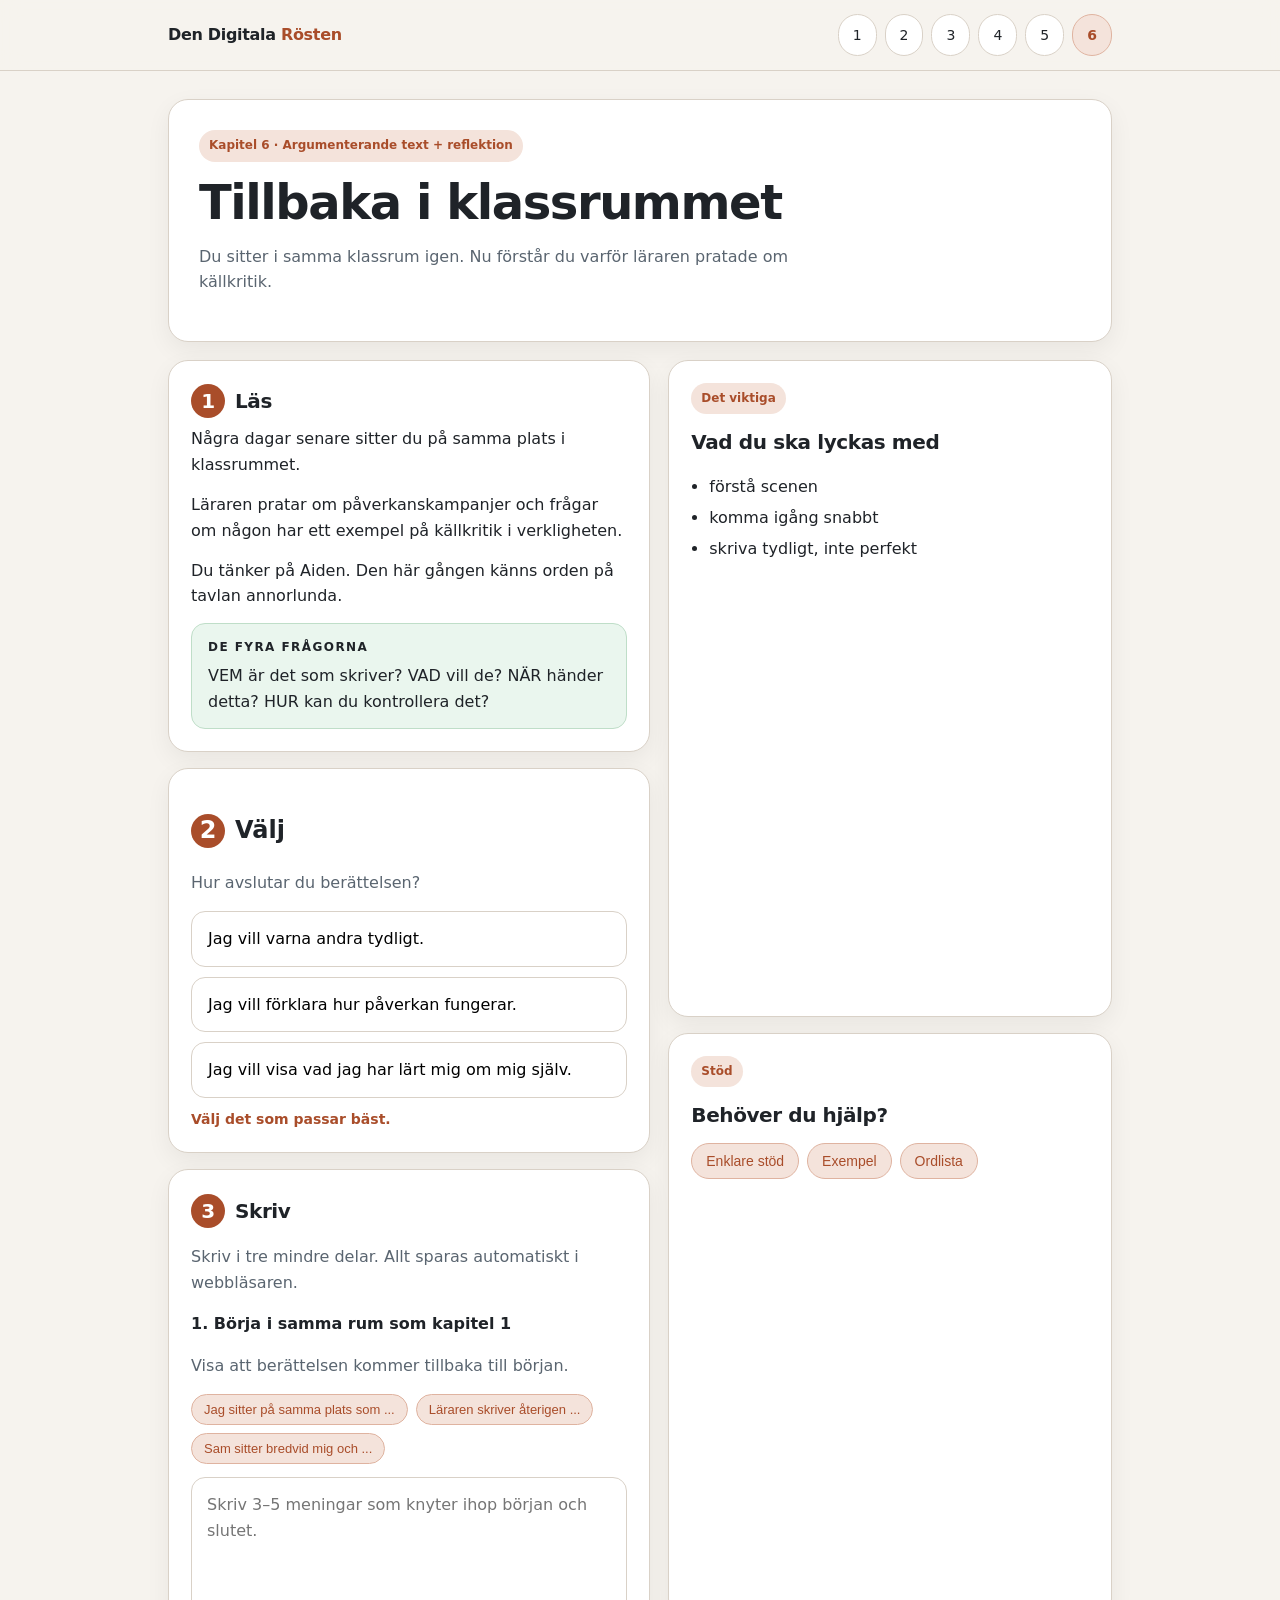
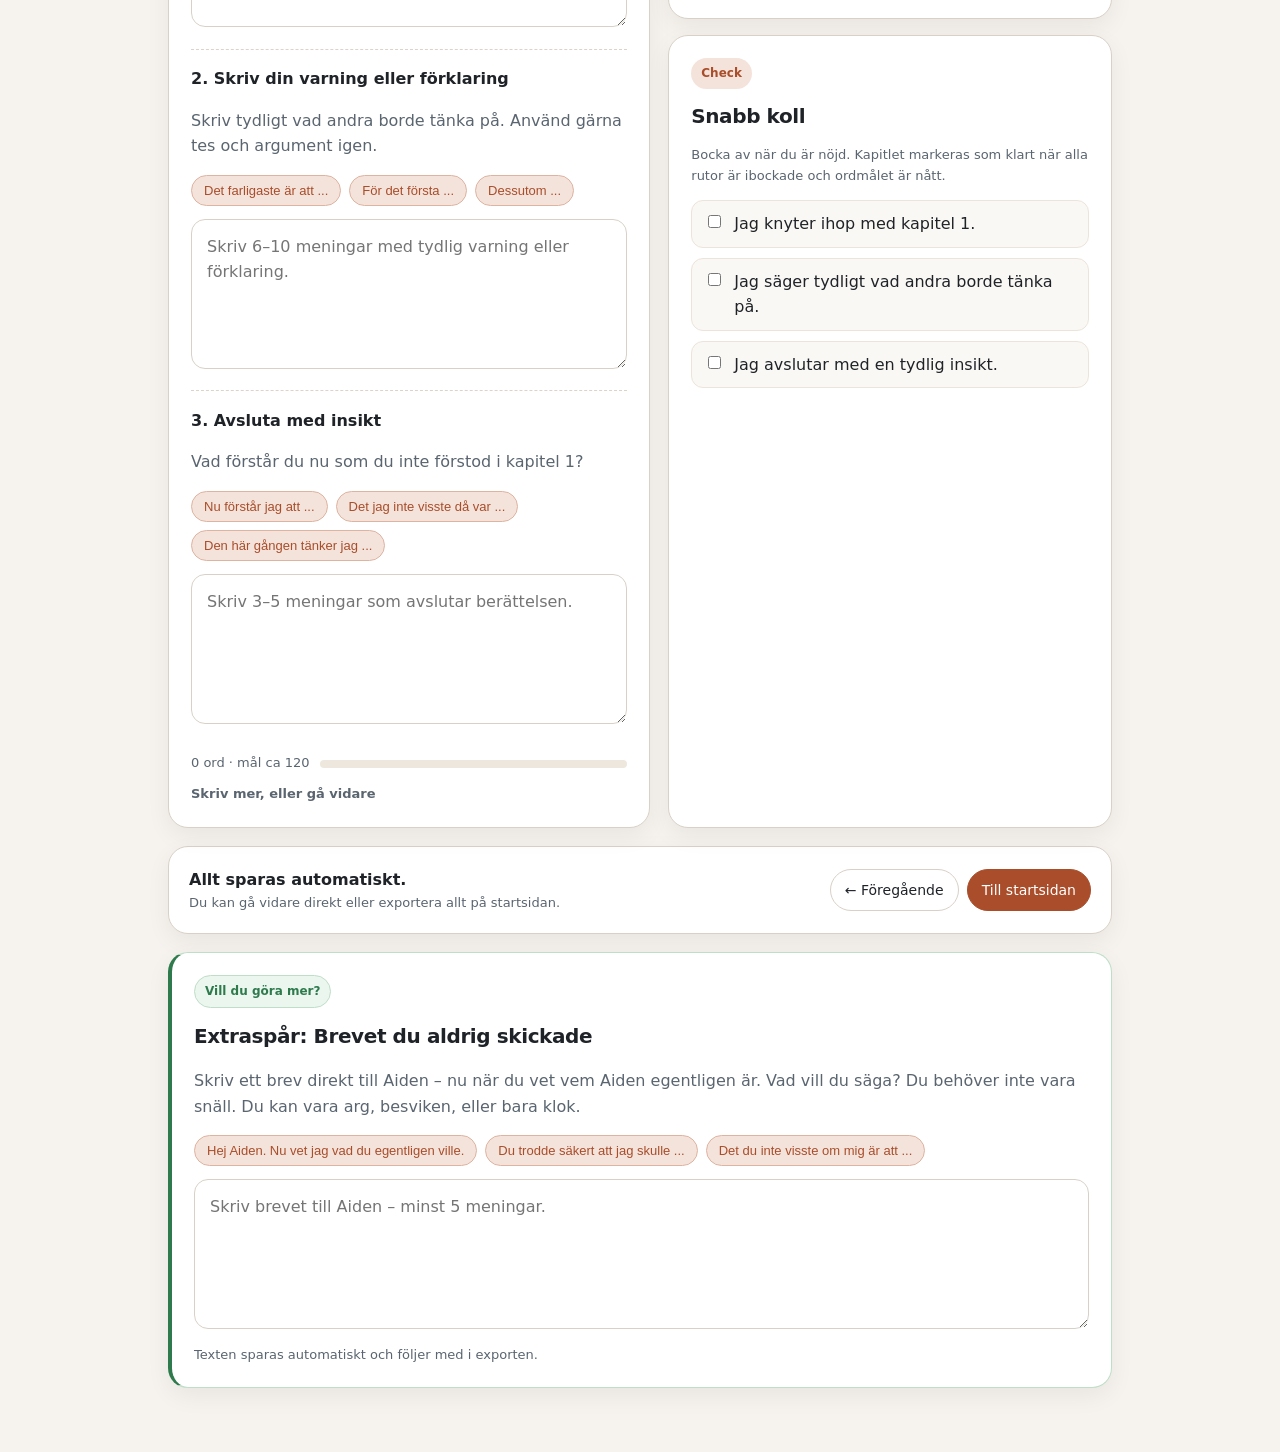
<file: kapitel-6.html>
<!doctype html>
<html lang="sv">
<head>
  <meta charset="utf-8">
  <meta name="viewport" content="width=device-width, initial-scale=1">
  <title>Den Digitala Rösten – Kapitel 6</title>
  <link rel="stylesheet" href="styles.css">
</head>
<body>
  <header class="topbar">
    <div class="topbar-inner">
      <a class="brand" href="home.html" style="text-decoration:none">Den Digitala <span>Rösten</span></a>
      <nav class="chapter-nav" id="chapterNav"></nav>
    </div>
  </header>

  <main class="container" id="app"></main>

  <script src="app.js"></script>
  <script>DDR.init('chapter', 6);</script>
</body>
</html>
</file>
<file: styles.css>
:root{
  --bg:#f6f3ee;
  --card:#ffffff;
  --ink:#1f2328;
  --muted:#5a6570;
  --line:#d9d1c7;
  --accent:#a94d2a;
  --accent-soft:#f4e3db;
  --blue:#3c6ea8;
  --blue-soft:#eaf2fb;
  --green:#2f7a4d;
  --green-soft:#eaf6ee;
  --warn:#8b5e14;
  --warn-soft:#fbf4df;
  --shadow:0 8px 24px rgba(20,20,20,.06);
}
*{box-sizing:border-box}
html{scroll-behavior:smooth}
body{
  margin:0;
  font-family:Inter,ui-sans-serif,system-ui,-apple-system,BlinkMacSystemFont,"Segoe UI",sans-serif;
  background:var(--bg);
  color:var(--ink);
  line-height:1.6;
}
a{color:inherit}
.topbar{
  position:sticky;top:0;z-index:10;
  background:rgba(246,243,238,.95);
  backdrop-filter:blur(10px);
  border-bottom:1px solid var(--line);
}
.topbar-inner{
  max-width:980px;margin:0 auto;padding:14px 18px;
  display:flex;gap:12px;align-items:center;justify-content:space-between;flex-wrap:wrap;
}
.brand{font-weight:800;letter-spacing:-.02em}
.brand span{color:var(--accent)}
.top-actions,.chapter-nav{display:flex;gap:8px;flex-wrap:wrap;align-items:center}
.chapter-link,.btn{
  border:1px solid var(--line);background:#fff;color:var(--ink);
  border-radius:999px;padding:9px 14px;font-size:14px;text-decoration:none;cursor:pointer;
}
.chapter-link.active{background:var(--accent-soft);border-color:#dfb3a0;color:var(--accent);font-weight:700}
.btn-primary{background:var(--accent);border-color:var(--accent);color:#fff}
.btn-primary:hover{filter:brightness(1.04)}
.btn-soft{background:var(--accent-soft);border-color:#dfb3a0;color:var(--accent)}
.btn-blue{background:var(--blue-soft);border-color:#c7d8ee;color:var(--blue)}
.container{max-width:980px;margin:0 auto;padding:28px 18px 64px}
.hero,.panel,.step,.write-card,.choice-card,.chapter-card,.footer-box{
  background:var(--card);border:1px solid var(--line);border-radius:20px;box-shadow:var(--shadow)
}
.hero{padding:30px}
.kicker{font-size:12px;text-transform:uppercase;letter-spacing:.14em;color:var(--muted);font-weight:700}
.hero h1{font-size:clamp(2rem,4vw,3rem);line-height:1.05;margin:.35rem 0 .5rem;letter-spacing:-.03em}
.hero p{max-width:65ch;color:var(--muted)}
.grid-2{display:grid;grid-template-columns:1.35fr .95fr;gap:18px;margin-top:18px}
.panel{padding:22px}
.panel h2,.step h2,.write-card h2{margin:.1rem 0 .5rem;font-size:1.25rem;letter-spacing:-.02em}
.panel p,.step p,.write-card p,.choice-card p{color:var(--muted)}
.muted{color:var(--muted)}
.badge{display:inline-block;padding:6px 10px;border-radius:999px;background:var(--accent-soft);color:var(--accent);font-size:12px;font-weight:700;margin-bottom:10px}
.badge-extra{background:var(--green-soft);color:var(--green);border:1px solid #bfdec8}
.extra-card{border-color:#bfdec8;border-left:4px solid var(--green)}
.home-grid{display:grid;grid-template-columns:repeat(auto-fit,minmax(220px,1fr));gap:14px;margin-top:18px}
.chapter-card{padding:18px;text-decoration:none;display:block}
.chapter-card h3{margin:.2rem 0;font-size:1.15rem}
.chapter-card small{color:var(--muted)}
.chapter-card .meta{margin-top:10px;color:var(--accent);font-weight:700;font-size:14px}
.summary{display:grid;grid-template-columns:1fr 1fr;gap:18px;margin-top:18px}
.progress-list{display:grid;gap:10px}
.progress-item{display:flex;justify-content:space-between;gap:12px;padding:10px 12px;border-radius:12px;background:#faf8f4;border:1px solid #ece4da}
.state{font-weight:700;font-size:13px}
.state.done{color:var(--green)}
.state.ongoing{color:var(--blue)}
.state.todo{color:var(--muted)}
.save-indicator{
  position:fixed;bottom:20px;right:20px;z-index:100;
  background:var(--green);color:#fff;
  padding:8px 16px;border-radius:999px;font-size:13px;font-weight:700;
  opacity:0;transform:translateY(8px);
  transition:opacity .25s,transform .25s;
  pointer-events:none;
}
.save-indicator.visible{opacity:1;transform:translateY(0)}
.chapter-layout{display:grid;grid-template-columns:1fr .92fr;gap:18px}
.left-stack,.right-stack{display:grid;gap:16px}
.step{padding:22px}
.step-number{display:inline-flex;align-items:center;justify-content:center;width:34px;height:34px;border-radius:999px;background:var(--accent);color:#fff;font-weight:800;margin-right:10px}
.story p{margin:.2rem 0 .9rem;color:var(--ink)}
.callout{padding:14px 16px;border-radius:14px;margin-top:12px}
.callout-info{background:var(--blue-soft);border:1px solid #c7d8ee}
.callout-warn{background:var(--warn-soft);border:1px solid #e6d6ab}
.callout-danger{background:#fae9e9;border:1px solid #e7b9b9}
.callout-success{background:var(--green-soft);border:1px solid #bfdec8}
.callout .title{font-size:12px;text-transform:uppercase;letter-spacing:.12em;font-weight:800;margin-bottom:6px}
.bullets{padding-left:18px}
.bullets li{margin:.35rem 0}
.choice-card{padding:22px}
.choice-group{display:grid;gap:10px;margin-top:12px}
.choice-btn{width:100%;text-align:left;padding:14px 16px;border-radius:14px;border:1.5px solid var(--line);background:#fff;cursor:pointer;font:inherit}
.choice-btn:hover,.choice-btn.selected{border-color:#d29f8c;background:var(--accent-soft)}
.selected-note{margin-top:10px;font-size:14px;color:var(--accent);font-weight:700}
.write-card{padding:22px}
.subtask{padding:14px 0;border-top:1px dashed #ddd4c9}
.subtask:first-of-type{border-top:none;padding-top:0}
.subtask h3{margin:.15rem 0 .35rem;font-size:1rem}
textarea{
  width:100%;min-height:150px;padding:14px 15px;border-radius:14px;border:1.5px solid var(--line);
  background:#fff;color:var(--ink);font:inherit;resize:vertical;
}
textarea:focus{outline:none;border-color:#c78870;box-shadow:0 0 0 4px rgba(169,77,42,.08)}
.starter-row{display:flex;flex-wrap:wrap;gap:8px;margin:.65rem 0 .8rem}
.starter{border:1px solid #dfb3a0;background:var(--accent-soft);color:var(--accent);border-radius:999px;padding:7px 12px;cursor:pointer;font-size:13px}
.word-row{display:flex;justify-content:space-between;gap:10px;align-items:center;font-size:13px;color:var(--muted);margin-top:8px;flex-wrap:wrap}
.progress-bar{height:8px;background:#eee7de;border-radius:999px;overflow:hidden;flex:1;min-width:150px}
.progress-fill{height:100%;background:var(--accent);width:0}
.checklist{display:grid;gap:10px;margin-top:10px}
.check-item{display:flex;gap:10px;align-items:flex-start;padding:10px 12px;border-radius:12px;background:#faf8f4;border:1px solid #ece4da}
.check-item input{margin-top:4px}
.help-toggle{display:flex;gap:8px;flex-wrap:wrap;margin-top:12px}
.help-box{display:none;padding:16px;border-radius:14px;background:#faf8f4;border:1px solid #ece4da;margin-top:10px}
.help-box.open{display:block}
.vocab{display:grid;gap:10px;margin-top:10px}
.vocab-item{padding:10px 12px;border-radius:12px;background:#faf8f4;border:1px solid #ece4da}
.footer-box{padding:20px;margin-top:18px;display:flex;justify-content:space-between;gap:12px;flex-wrap:wrap;align-items:center}
.small{font-size:13px}
.center{display:flex;align-items:center;justify-content:center;text-align:center}
@media (max-width:900px){
  .grid-2,.summary,.chapter-layout{grid-template-columns:1fr}
}
@media (max-width:640px){
  .topbar-inner{padding:12px 14px}
  .container{padding:22px 14px 54px}
  .hero,.panel,.step,.write-card,.choice-card,.chapter-card,.footer-box{border-radius:16px}
  .hero{padding:22px}
  .step,.write-card,.choice-card,.panel{padding:18px}
}
</file>
